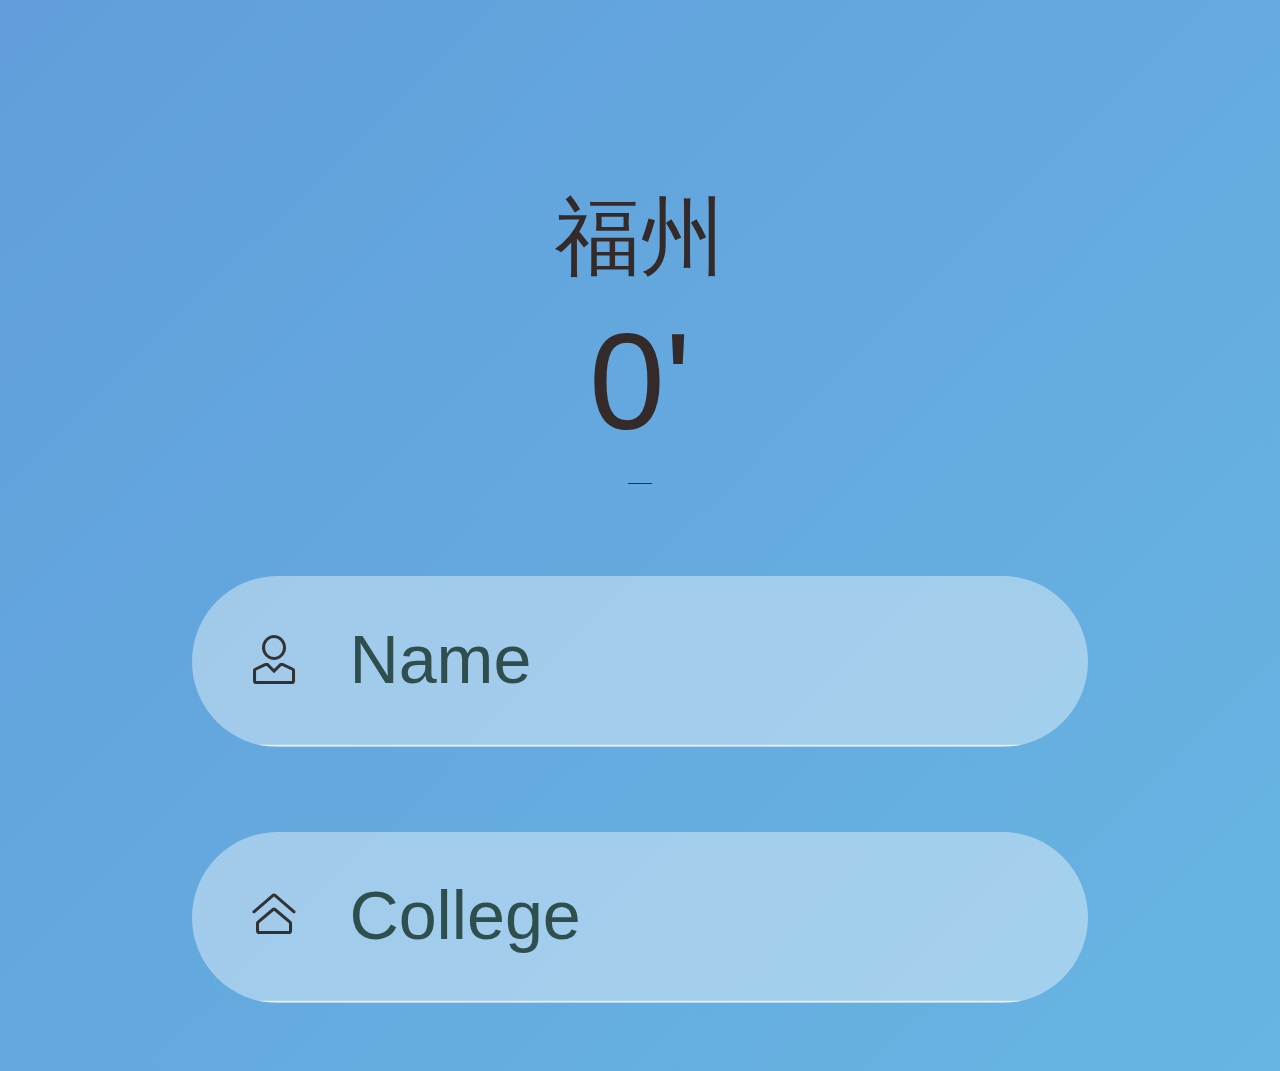
<file: index.html>
<!DOCTYPE html><html lang=""><head><meta charset="utf-8"><meta http-equiv="X-UA-Compatible" content="IE=edge"><meta name="viewport" content="width=device-width,initial-scale=1,user-scalable=no,maximum-scale=1,minimum-scale=1"><link rel="icon" href="favicon.ico"><title>福州大学一码通</title><script async src="https://www.googletagmanager.com/gtag/js?id=UA-209341714-1"></script><script>window.dataLayer = window.dataLayer || []
      function gtag() {
        dataLayer.push(arguments)
      }
      gtag('js', new Date())
      gtag('config', 'UA-209341714-1')</script><link href="css/chunk-987d8b86.957b9ca8.css" rel="prefetch"><link href="js/chunk-987d8b86.191264bc.js" rel="prefetch"><link href="css/app.a76cf7fb.css" rel="preload" as="style"><link href="css/chunk-vendors.bd1c58dc.css" rel="preload" as="style"><link href="js/app.72c92f7e.js" rel="preload" as="script"><link href="js/chunk-vendors.a2e7085e.js" rel="preload" as="script"><link href="css/chunk-vendors.bd1c58dc.css" rel="stylesheet"><link href="css/app.a76cf7fb.css" rel="stylesheet"></head><body><noscript><strong>We're sorry but tomorrow doesn't work properly without JavaScript enabled. Please enable it to continue.</strong></noscript><div id="app"></div><script src="js/chunk-vendors.a2e7085e.js"></script><script src="js/app.72c92f7e.js"></script></body></html>
</file>
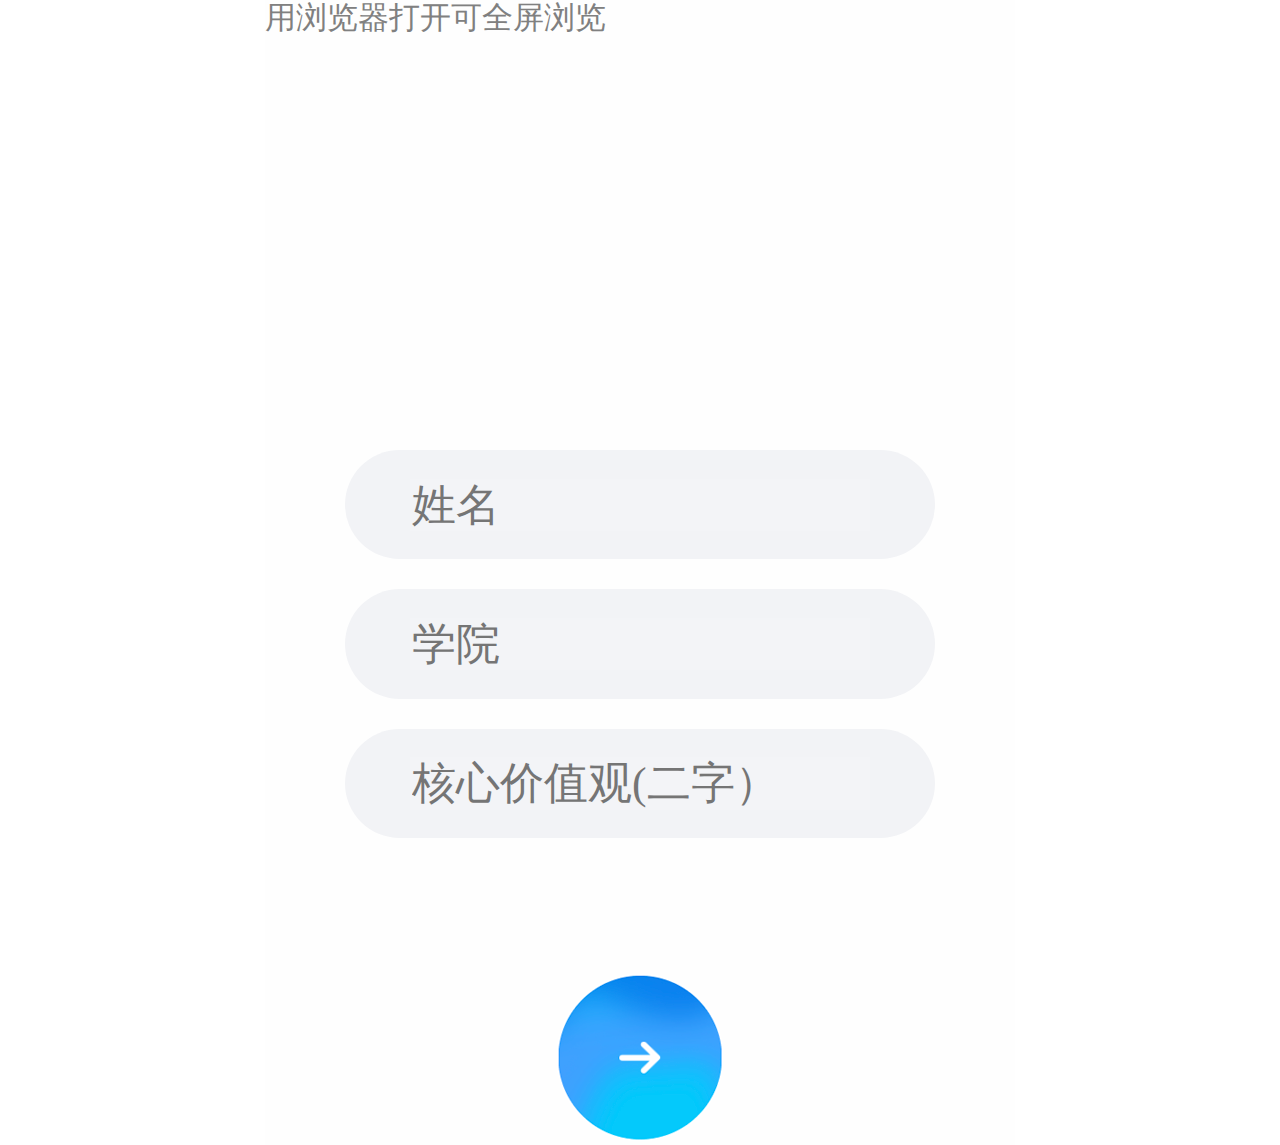
<file: first_edition/index.html>
<!DOCTYPE html>
<html lang="en">
<head>
    <meta charset="UTF-8">
    <meta http-equiv="X-UA-Compatible" content="IE=edge">
    <meta name="viewport" content="width=device-width, initial-scale=1.0">
    <title>福州大学一码通</title>
    <link rel="stylesheet" href="normalize.css">
    <link rel="stylesheet" href="index.css">
    <script src="flexible的副本.js"></script>
    <!-- Global site tag (gtag.js) - Google Analytics -->
<script async src="https://www.googletagmanager.com/gtag/js?id=UA-209341714-1"></script>
<script>
  window.dataLayer = window.dataLayer || [];
  function gtag(){dataLayer.push(arguments);}
  gtag('js', new Date());

  gtag('config', 'UA-209341714-1');
</script>
</head>
<body>
    <span>用浏览器打开可全屏浏览</span>
    <div class="main">
        <div><input type="text" id="ipt1" placeholder="姓名"></div>
        <div><input type="text" id="ipt2" placeholder="学院"></div>
        <div><input type="text" id="ipt3" placeholder="核心价值观(二字）"></div>
        <ul class="into">
            <img src="login/圆@2x.png" alt="">
        </ul>
    </div>
    <script>
        var img = document.querySelector('.into');
        var ipt1 = document.querySelector('#ipt1');
        var ipt2 = document.querySelector('#ipt2');
        var ipt3 = document.querySelector('#ipt3')
        img.addEventListener('click', function() {
            val_1 = ipt1.value;
            val_2 = ipt2.value;
            val_3 = ipt3.value;
            localStorage.setItem('name', val_1);
            localStorage.setItem('study', val_2);
            localStorage.setItem('name2', val_3);
            var b = localStorage.getItem('name')
            location.href = 'main.html'
        })
    </script>
</body>
</html>
</file>
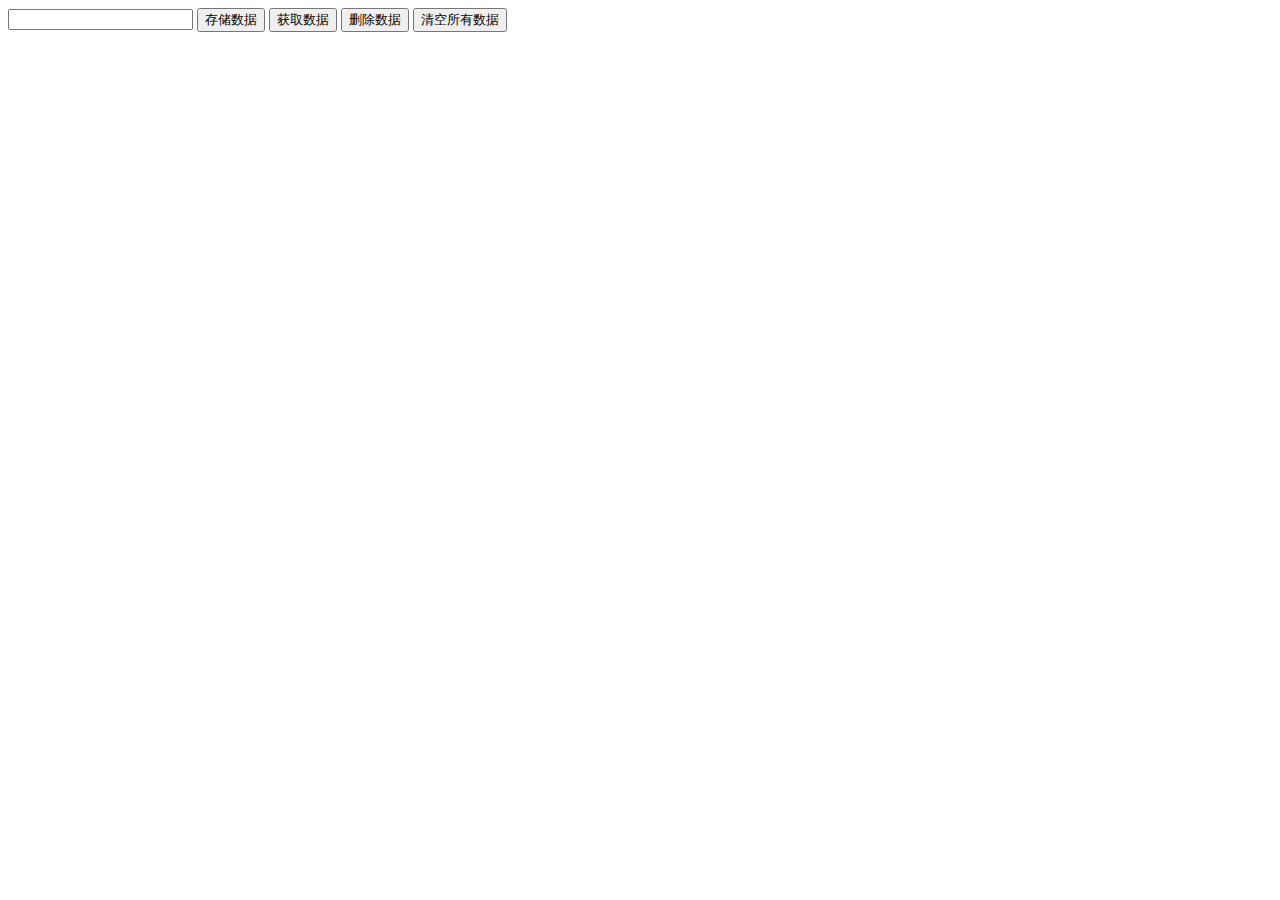
<file: asd.html>
<!DOCTYPE html>
<html lang="en">

<head>
    <meta charset="UTF-8">
    <meta name="viewport" content="width=device-width, initial-scale=1.0">
    <meta http-equiv="X-UA-Compatible" content="ie=edge">
    <title>Document</title>
</head>

<body>
    <input type="text">
    <button class="set">存储数据</button>
    <button class="get">获取数据</button>
    <button class="remove">删除数据</button>
    <button class="del">清空所有数据</button>
    <script>
        var ipt = document.querySelector('input');
        var set = document.querySelector('.set');
        var get = document.querySelector('.get');
        var remove = document.querySelector('.remove');
        var del = document.querySelector('.del');
        set.addEventListener('click', function() {
            var val = ipt.value;
            localStorage.setItem('username', val);
            location.href = 'test.html'
        })
        get.addEventListener('click', function() {
            console.log(localStorage.getItem('username'));

        })
        remove.addEventListener('click', function() {
            localStorage.removeItem('username');

        })
        del.addEventListener('click', function() {
            localStorage.clear();

        })
    </script>
</body>

</html>
</file>
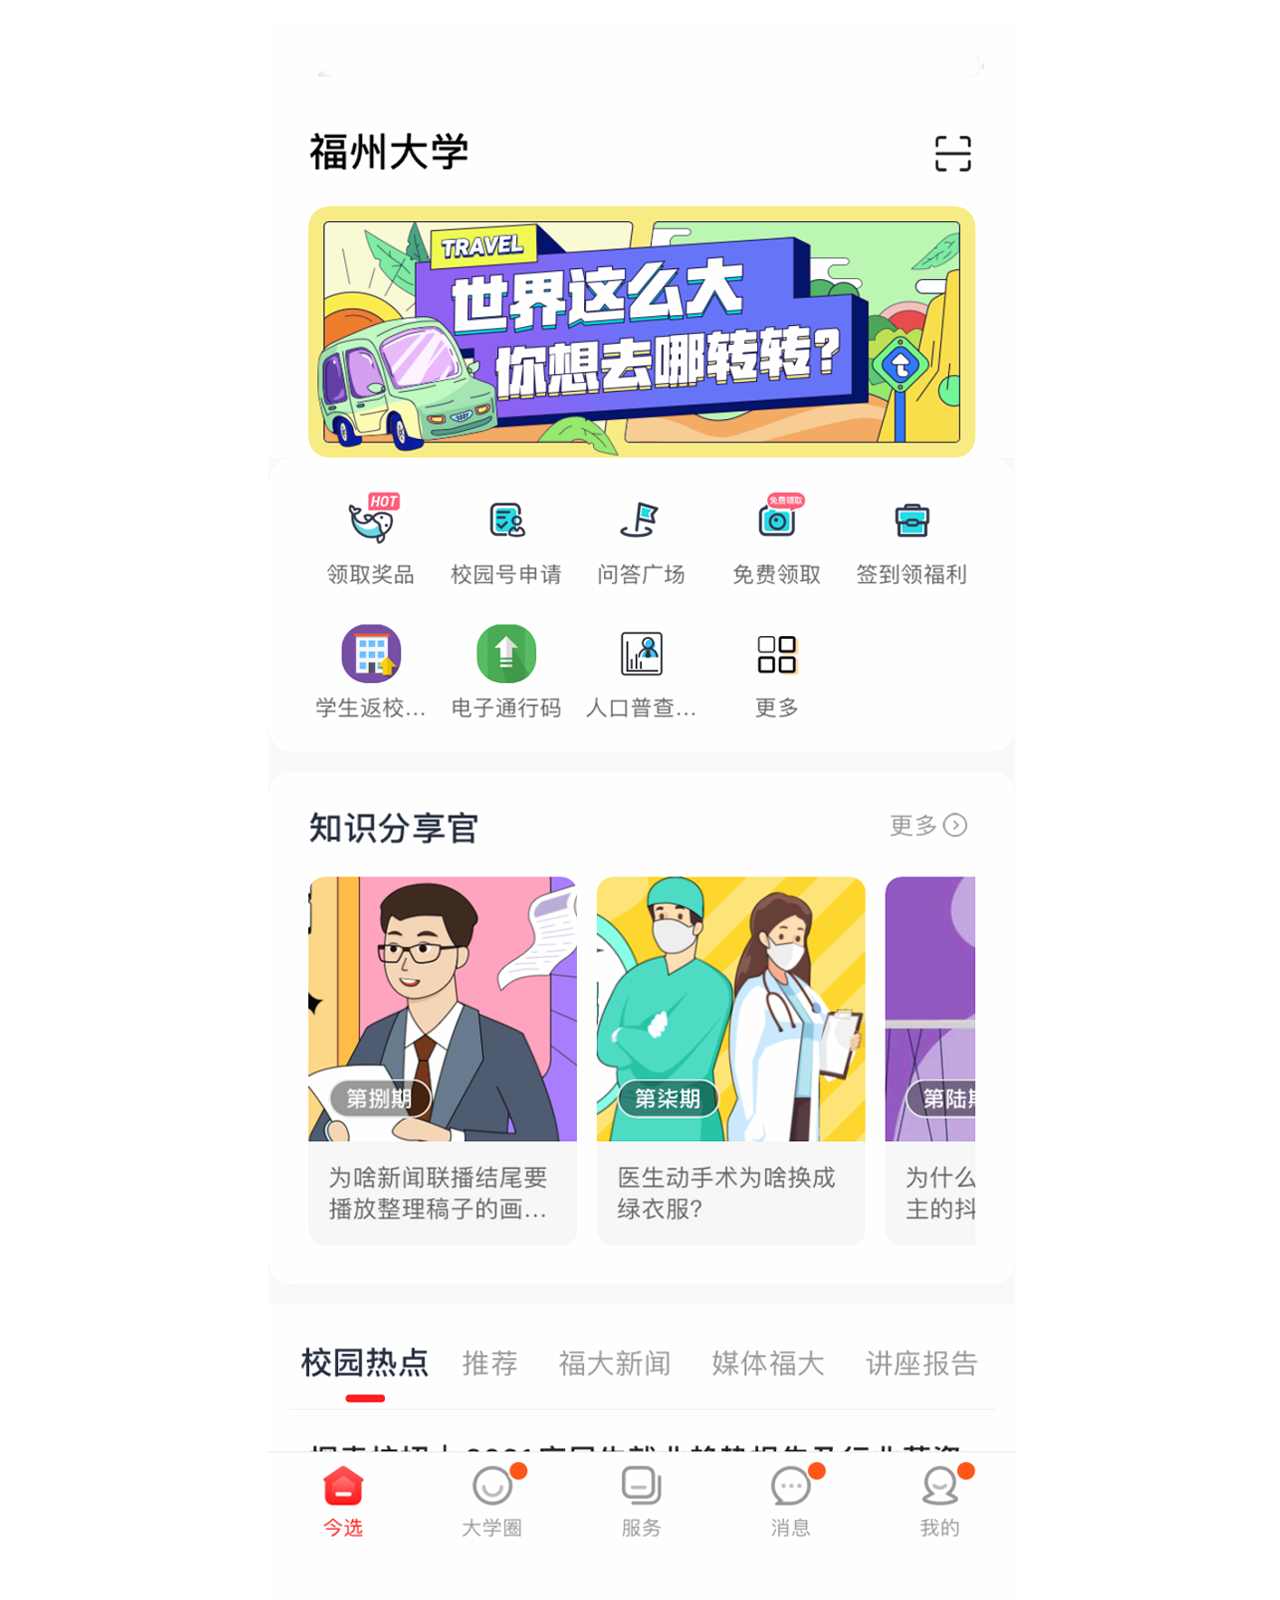
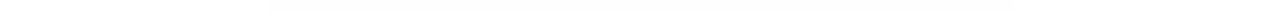
<file: main.html>
<!DOCTYPE html>
<html lang="en">
<head>
    <meta charset="UTF-8">
    <meta http-equiv="X-UA-Compatible" content="IE=edge">
    <meta name="viewport" content="width=device-width, initial-scale=1.0">
    <title>福州大学一码通</title>
    <link rel="stylesheet" href="normalize.css">
    <link rel="stylesheet" href="main.css">
    <script src="flexible的副本.js"></script>
</head>
<body>
    <div>
        <img src="login/主页图@2x.png" alt="">
        <div class="aa"></div>
        <div class="bb"></div>
    </div>
    <script>
        var a = document.querySelector('.aa');
        var b = document.querySelector('.bb');
        b.addEventListener('click', function(){
            alert('请点击扫描二维码')
        })
        a.addEventListener('click', function() {
            console.log('hhh')
            location.href = 'login.html';
        })
       
    </script>
</body>
</html>
</file>
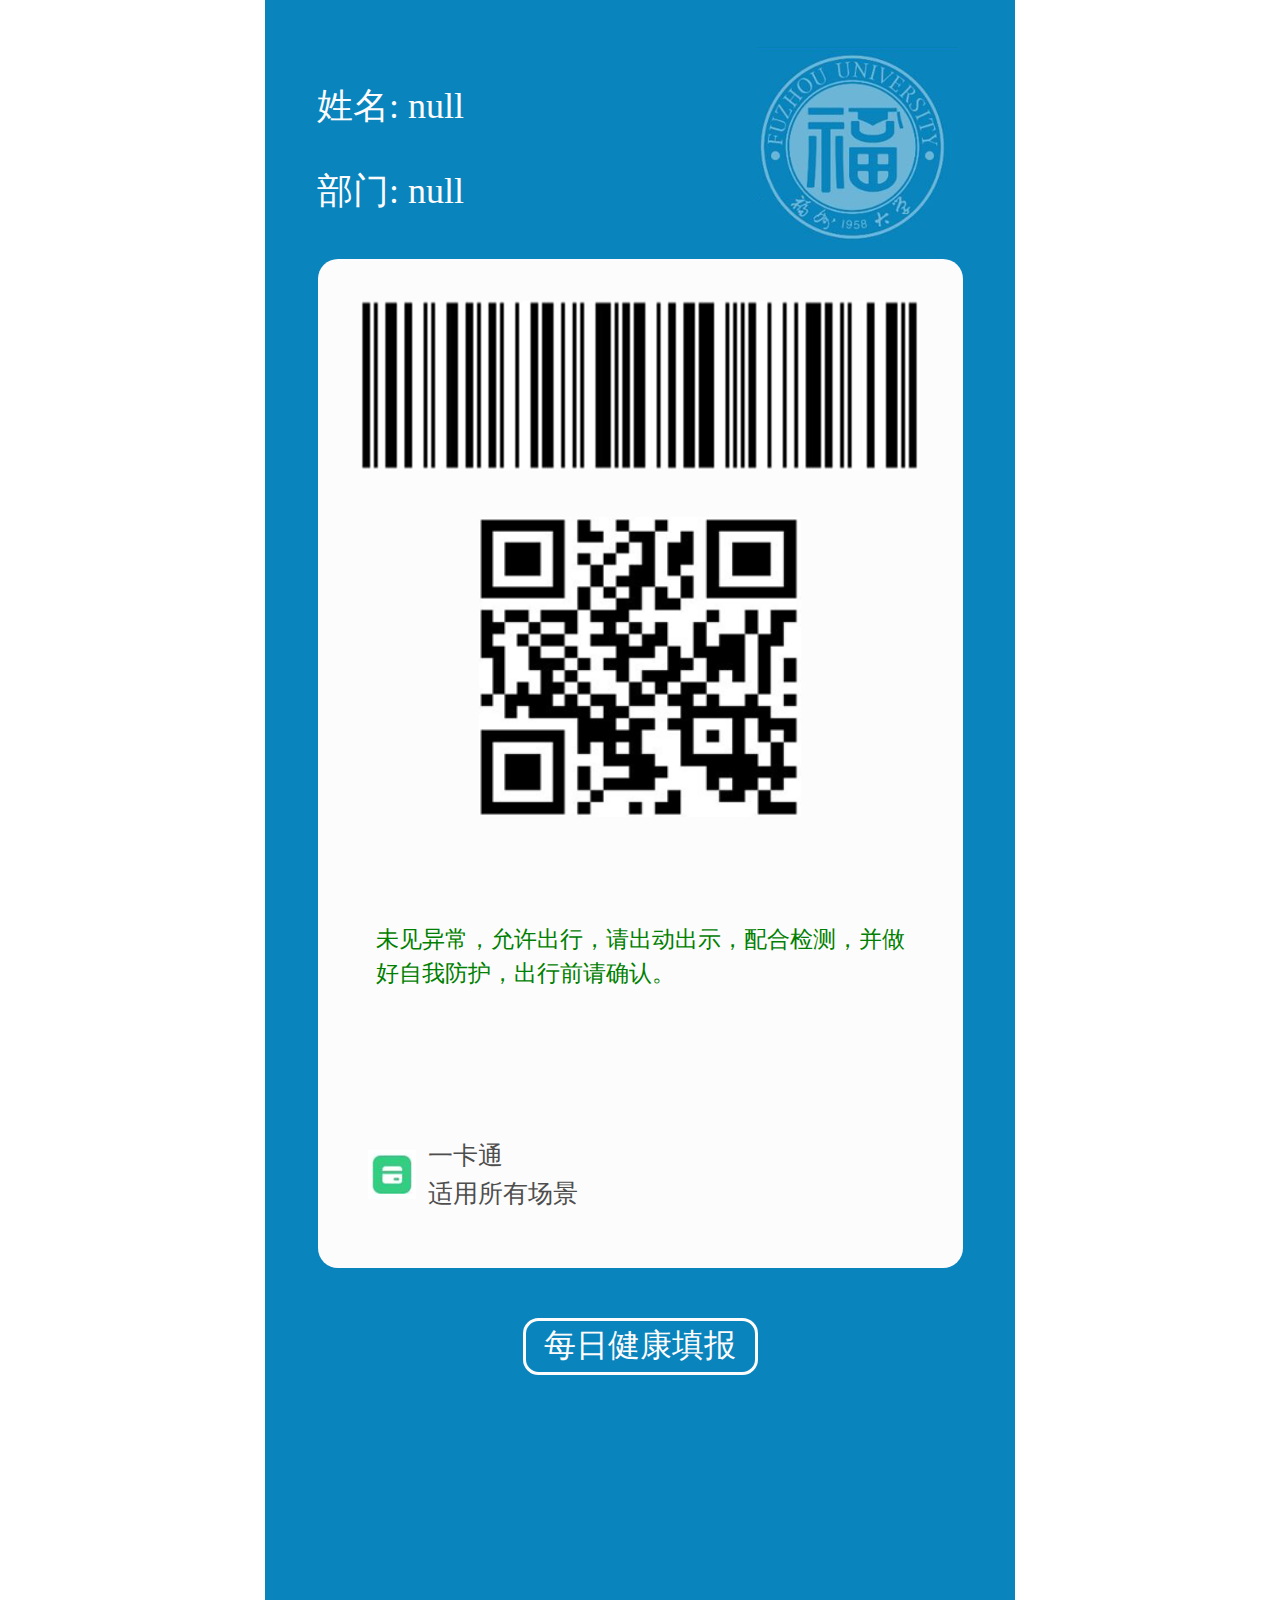
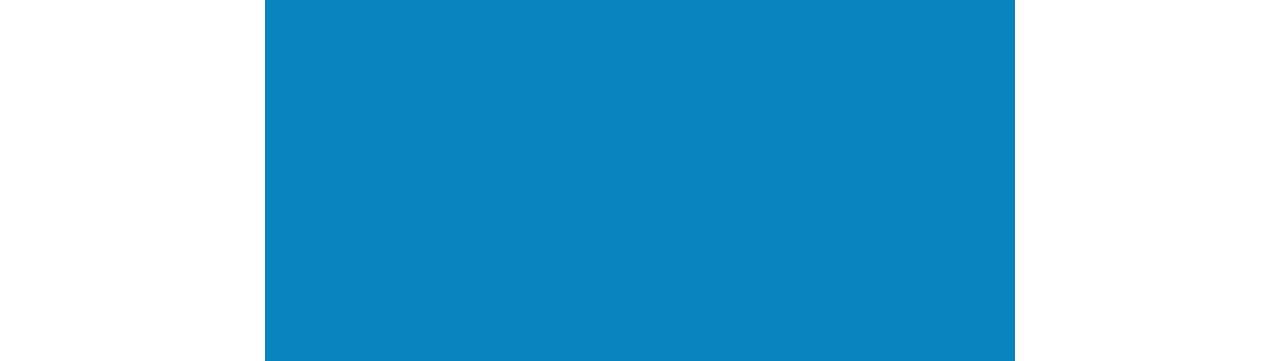
<file: first_edition/login.html>
<!DOCTYPE html>
<html lang="en">
<head>
    <meta charset="UTF-8">
    <meta http-equiv="X-UA-Compatible" content="IE=edge">
    <meta name="viewport" content="width=device-width, initial-scale=1.0, maximum-scale=1.0, user-scalable=no">
    <title>福州大学一码通</title>
    <link rel="stylesheet" href="font_2849870_vfzdmtn3jgn/iconfont.css">
    <link rel="stylesheet" href="normalize.css">
    <link rel="stylesheet" href="login.css">
    <script src="flexible的副本.js"></script>
</head>
<body>
    <div class="bbb"></div>
    <div class="bgc">
        <div class="nav">
            <div class="name1">姓名</div>
            <div class="name2">学院</div>
        </div>
        <div class="logo">
            <img src="login/logo@2x.png" alt="">
        </div>
        <div class="main">
            <div class="zebra">
                <img src="login/条形二维码@2x.png" alt="">
            </div>
            <div class="time"></div>
            <div class="zebra-2">
                <img src="login/方形二维码@2x.png" alt="">
            </div>
            <div class="free">自由</div>
            <div class="caption">未见异常，允许出行，请出动出示，配合检测，并做好自我防护，出行前请确认。</div>
            <div class="car">
                <img src="login/图层3@2x.png" alt="">
                <div>
                    <div>一卡通</div>
                    <div>适用所有场景</div>
                </div>
            </div>
        </div>
        <div class="footer">每日健康填报</div>
    </div>
    <div class="arrow">
        <i class="iconfont icon-fanhui"></i>
    </div>
    <script>
        //
        var free = document.querySelector('.free');
        free.innerHTML = localStorage.getItem('name2')
        var s = free.offsetLeft;
        var d= free.clientWidth;
        console.log(free.offsetWidth)
        var w = d;
        function animate(obj) {
            var timer = setInterval(function() {
                if (obj.offsetLeft < -w) {
                    obj.style.left = s + 'px';
                }
                obj.style.left = obj.offsetLeft - 4 + 'px';
            }, 50);
        }
        animate(free);
        //
        function setTime() {
            var date = new Date();
            var month = date.getMonth();
            month = month + 1;
            month = month < 10 ? '0' + month : month;
            var datas = date.getDate();
            datas = datas < 10 ? '0' + datas : datas; 
            var h = date.getHours();
            h = h < 10 ? '0' + h :h;
            var m = date.getMinutes();
            m = m < 10 ? '0' + m :m
            var s = date.getSeconds();
            s = s < 10 ? '0' + s : s;
            var t = document.querySelector('.time');
            t.innerHTML = month + '月' + datas +'日 ' + '<span>' + s + '</span>' +  ' ' + h  + ':' + m ;
        }
        setInterval(setTime, 1000);
        var name1 = document.querySelector('.name1');
        var name2 = document.querySelector('.name2');
        var name3 = localStorage.getItem('name');
        var study = localStorage.getItem('study');
        name1.innerHTML = '姓名: ' + name3 ;
        name2.innerHTML = '部门: ' + study;
        var i = document.querySelector('i');
        i.addEventListener('click', function() {
            location.href = 'main.html';
        })
    </script>
</body>
</html
</file>
<file: css/chunk-987d8b86.957b9ca8.css>
.temp3{margin:.13333rem;margin-left:1.93333rem;opacity:.6}.temp3,.text{font-size:.4rem}.text{margin-left:40vw;margin-top:4rem;color:grey;text-decoration:underline}.van-popup{height:30vh;width:50vw;border-radius:.26667rem;display:-webkit-box;display:-webkit-flex;display:-ms-flexbox;display:flex;-webkit-box-align:center;-webkit-align-items:center;-ms-flex-align:center;align-items:center;-webkit-box-pack:center;-webkit-justify-content:center;-ms-flex-pack:center;justify-content:center}.van-popup div{font-size:.53333rem}.home1{left:100vw}.home1,.home2{height:120vh;width:100vw;position:absolute;background-color:#3b81b7;top:0;-webkit-transition:.4s;-o-transition:.4s;transition:.4s}.home2{left:0}.picker2{top:130vh}.picker2,.picker3{position:absolute;width:100vw;height:50vh;-webkit-transition:.3s;-o-transition:.3s;transition:.3s;background-color:#fff}.picker3{top:60vh}.desc[data-v-10255a83]{position:absolute;color:#23d5ab;font-size:.26667rem;top:.26667rem;opacity:.5}.login[data-v-10255a83]{overflow:hidden;padding-top:1.33333rem;position:relative;height:100vh;width:100vw;background:-webkit-linear-gradient(135deg,#e9e769,pink,#69bbe4,#619edb);background:-o-linear-gradient(135deg,#e9e769,pink,#69bbe4,#619edb);background:linear-gradient(-45deg,#e9e769,pink,#69bbe4,#619edb);background-size:380% 380%;-webkit-animation:change-10255a83 8s ease-in-out infinite;animation:change-10255a83 8s ease-in-out infinite}@-webkit-keyframes change-10255a83{0%{background-position:0 50%}25%{background-position:25% 25%}50%{background-position:80% 50%}75%{background-position:100% 75%}to{background-position:0 50%}}@keyframes change-10255a83{0%{background-position:0 50%}25%{background-position:25% 25%}50%{background-position:80% 50%}75%{background-position:100% 75%}to{background-position:0 50%}}.weather div[data-v-10255a83]{margin-top:.13333rem;text-align:center;color:#352a2a}.weather .city[data-v-10255a83]{font-size:.66667rem}.weather .temp1[data-v-10255a83]{font-size:1.06667rem}.login_form[data-v-10255a83]{position:relative}.login_form .van-field[data-v-10255a83]{margin:0 auto;margin-top:.66667rem;width:70%;padding-top:.33333rem;font-size:.53333rem;border-radius:.66667rem;background-color:hsla(0,0%,100%,.4);height:1.33333rem}.login_form .van-button[data-v-10255a83]{padding-bottom:.13333rem;width:40%;border-radius:.26667rem;margin-top:.66667rem;opacity:.7;color:#000}.login_form .scroll[data-v-10255a83],.login_form .van-button[data-v-10255a83]{margin-left:50%;-webkit-transform:translateX(-50%);-ms-transform:translateX(-50%);transform:translateX(-50%)}.login_form .scroll[data-v-10255a83]{width:50%;margin-top:.53333rem}.login_form .scroll span[data-v-10255a83]{font-size:.53333rem;color:#000;opacity:.7;display:inline-block}.login_form .scroll .span1[data-v-10255a83]{height:.8rem;width:3.2rem;padding-left:.13333rem;line-height:.8rem;margin-right:.13333rem;font-size:.4rem;border-radius:.26667rem;background-color:hsla(0,0%,100%,.5)}.van-picker[data-v-10255a83]{position:absolute;top:130vh;width:100vw;height:50vh;background-color:#fff}
</file>
<file: css/app.a76cf7fb.css>
.van-field__control{margin-left:.26667rem}.van-field__control::-webkit-input-placeholder{color:#2f4f4f;border:none}.van-field__control::-moz-placeholder{color:#2f4f4f;border:none}.van-field__control:-ms-input-placeholder{color:#2f4f4f;border:none}.van-field__control::-ms-input-placeholder{color:#2f4f4f;border:none}.van-field__control::placeholder{color:#2f4f4f;border:none}body{overflow-y:hidden}.van-button{font-size:.66667rem}.home1{height:120vh;width:100vw;position:absolute;background-color:#3b81b7;top:0;left:100vw}#left_icon[data-v-31cf8172]{position:absolute;height:1.2rem;width:1.2rem;top:.26667rem;left:.26667rem;opacity:.18}.logo[data-v-31cf8172]{position:absolute;top:.21333rem;right:.34667rem;width:2.53333rem;height:190x}.header[data-v-31cf8172]{width:8.72rem;margin:0 auto;margin-top:1.06667rem;margin-bottom:.61333rem}.header div[data-v-31cf8172]{font-size:.45333rem;color:#f5f5f5}.header div[data-v-31cf8172]:first-child{margin-bottom:.37333rem}.main[data-v-31cf8172]{overflow:hidden;width:8.66667rem;height:11.06667rem;background-color:#fefefe;margin:0 auto;border-radius:.26667rem;padding-top:.53333rem;position:relative}.main .zebra1[data-v-31cf8172]{width:7.33333rem;height:1.73333rem;background-color:#000;margin:0 auto}.main .time[data-v-31cf8172]{width:5.06667rem;height:.53333rem;margin:0 auto;font-size:.53333rem;color:green;white-space:nowrap}.main .zebra2[data-v-31cf8172]{height:3.73333rem;width:3.73333rem;margin:0 auto;margin-top:.86667rem}.main .scroller[data-v-31cf8172]{margin-top:.13333rem;width:2.26667rem;height:1.04rem;font-size:1rem;color:green;position:absolute;white-space:nowrap}.main .caption[data-v-31cf8172]{width:7.73333rem;height:.13333rem;margin:0 auto;color:green;font-size:.32rem;margin-top:1.4rem;line-height:.45333rem;margin-left:.66667rem}.main .card[data-v-31cf8172]{position:absolute;margin-left:.46667rem;bottom:.42667rem}.main .card .img[data-v-31cf8172]{position:absolute;bottom:.02667rem;left:-.4rem;height:.66667rem;width:.66667rem}.main .card>div[data-v-31cf8172]{margin-left:.06667rem;float:left}.main .card>div div[data-v-31cf8172]:first-child{margin-left:.86667rem;margin-bottom:.13333rem;font-size:.32rem}.main .card>div div[data-v-31cf8172]:nth-child(2){margin-left:.86667rem;margin-bottom:.13333rem;font-size:.25333rem;color:#544a4a}.footer[data-v-31cf8172]{width:3.33333rem;height:.66667rem;line-height:.64rem;border:.04rem solid #fdfcfc;margin:0 auto;margin-top:.66667rem;border-radius:.13333rem;color:#fdfcfc;font-size:.48rem;text-align:center}

/*! normalize.css v8.0.1 | MIT License | github.com/necolas/normalize.css */html{line-height:1.15;-webkit-text-size-adjust:100%}body{margin:0}main{display:block}h1{font-size:2em;margin:.67em 0}hr{-webkit-box-sizing:content-box;box-sizing:content-box;height:0;overflow:visible}pre{font-family:monospace,monospace;font-size:1em}a{background-color:transparent}abbr[title]{border-bottom:none;text-decoration:underline;-webkit-text-decoration:underline dotted;-moz-text-decoration:underline dotted;text-decoration:underline dotted}b,strong{font-weight:bolder}code,kbd,samp{font-family:monospace,monospace;font-size:1em}small{font-size:80%}sub,sup{font-size:75%;line-height:0;position:relative;vertical-align:baseline}sub{bottom:-.25em}sup{top:-.5em}img{border-style:none}button,input,optgroup,select,textarea{font-family:inherit;font-size:100%;line-height:1.15;margin:0}button,input{overflow:visible}button,select{text-transform:none}[type=button],[type=reset],[type=submit],button{-webkit-appearance:button}[type=button]::-moz-focus-inner,[type=reset]::-moz-focus-inner,[type=submit]::-moz-focus-inner,button::-moz-focus-inner{border-style:none;padding:0}[type=button]:-moz-focusring,[type=reset]:-moz-focusring,[type=submit]:-moz-focusring,button:-moz-focusring{outline:.01333rem dotted ButtonText}fieldset{padding:.35em .75em .625em}legend{-webkit-box-sizing:border-box;box-sizing:border-box;color:inherit;display:table;max-width:100%;padding:0;white-space:normal}progress{vertical-align:baseline}textarea{overflow:auto}[type=checkbox],[type=radio]{-webkit-box-sizing:border-box;box-sizing:border-box;padding:0}[type=number]::-webkit-inner-spin-button,[type=number]::-webkit-outer-spin-button{height:auto}[type=search]{-webkit-appearance:textfield;outline-offset:-.02667rem}[type=search]::-webkit-search-decoration{-webkit-appearance:none}::-webkit-file-upload-button{-webkit-appearance:button;font:inherit}details{display:block}summary{display:list-item}[hidden],template{display:none}
</file>
<file: css/chunk-vendors.bd1c58dc.css>
:root{--van-black:#000;--van-white:#fff;--van-gray-1:#f7f8fa;--van-gray-2:#f2f3f5;--van-gray-3:#ebedf0;--van-gray-4:#dcdee0;--van-gray-5:#c8c9cc;--van-gray-6:#969799;--van-gray-7:#646566;--van-gray-8:#323233;--van-red:#ee0a24;--van-blue:#1989fa;--van-orange:#ff976a;--van-orange-dark:#ed6a0c;--van-orange-light:#fffbe8;--van-green:#07c160;--van-gradient-red:linear-gradient(90deg,#ff6034,#ee0a24);--van-gradient-orange:linear-gradient(90deg,#ffd01e,#ff8917);--van-primary-color:var(--van-blue);--van-success-color:var(--van-green);--van-danger-color:var(--van-red);--van-warning-color:var(--van-orange);--van-text-color:var(--van-gray-8);--van-text-color-2:var(--van-gray-6);--van-text-color-3:var(--van-gray-5);--van-text-link-color:#576b95;--van-active-color:var(--van-gray-2);--van-active-opacity:.6;--van-disabled-opacity:.5;--van-background-color:var(--van-gray-1);--van-background-color-light:var(--van-white);--van-padding-base:0.10667rem;--van-padding-xs:0.21333rem;--van-padding-sm:0.32rem;--van-padding-md:0.42667rem;--van-padding-lg:0.64rem;--van-padding-xl:0.85333rem;--van-font-size-xs:0.26667rem;--van-font-size-sm:0.32rem;--van-font-size-md:0.37333rem;--van-font-size-lg:0.42667rem;--van-font-weight-bold:500;--van-line-height-xs:0.37333rem;--van-line-height-sm:0.48rem;--van-line-height-md:0.53333rem;--van-line-height-lg:0.58667rem;--van-base-font-family:-apple-system,BlinkMacSystemFont,"Helvetica Neue",Helvetica,Segoe UI,Arial,Roboto,"PingFang SC","miui","Hiragino Sans GB","Microsoft Yahei",sans-serif;--van-price-integer-font-family:Avenir-Heavy,PingFang SC,Helvetica Neue,Arial,sans-serif;--van-animation-duration-base:.3s;--van-animation-duration-fast:.2s;--van-animation-timing-function-enter:ease-out;--van-animation-timing-function-leave:ease-in;--van-border-color:var(--van-gray-3);--van-border-width-base:0.02667rem;--van-border-radius-sm:0.05333rem;--van-border-radius-md:0.10667rem;--van-border-radius-lg:0.21333rem;--van-border-radius-max:26.64rem}html{-webkit-tap-highlight-color:transparent}body{margin:0;font-family:-apple-system,BlinkMacSystemFont,Helvetica Neue,Helvetica,Segoe UI,Arial,Roboto,PingFang SC,miui,Hiragino Sans GB,Microsoft Yahei,sans-serif}a{text-decoration:none}button,input,textarea{color:inherit;font:inherit}[class*=van-]:focus,a:focus,button:focus,input:focus,textarea:focus{outline:none}ol,ul{margin:0;padding:0;list-style:none}@-webkit-keyframes van-slide-up-enter{0%{-webkit-transform:translateY(100%);transform:translateY(100%)}}@keyframes van-slide-up-enter{0%{-webkit-transform:translateY(100%);transform:translateY(100%)}}@-webkit-keyframes van-slide-up-leave{to{-webkit-transform:translateY(100%);transform:translateY(100%)}}@keyframes van-slide-up-leave{to{-webkit-transform:translateY(100%);transform:translateY(100%)}}@-webkit-keyframes van-slide-down-enter{0%{-webkit-transform:translateY(-100%);transform:translateY(-100%)}}@keyframes van-slide-down-enter{0%{-webkit-transform:translateY(-100%);transform:translateY(-100%)}}@-webkit-keyframes van-slide-down-leave{to{-webkit-transform:translateY(-100%);transform:translateY(-100%)}}@keyframes van-slide-down-leave{to{-webkit-transform:translateY(-100%);transform:translateY(-100%)}}@-webkit-keyframes van-slide-left-enter{0%{-webkit-transform:translate(-100%);transform:translate(-100%)}}@keyframes van-slide-left-enter{0%{-webkit-transform:translate(-100%);transform:translate(-100%)}}@-webkit-keyframes van-slide-left-leave{to{-webkit-transform:translate(-100%);transform:translate(-100%)}}@keyframes van-slide-left-leave{to{-webkit-transform:translate(-100%);transform:translate(-100%)}}@-webkit-keyframes van-slide-right-enter{0%{-webkit-transform:translate(100%);transform:translate(100%)}}@keyframes van-slide-right-enter{0%{-webkit-transform:translate(100%);transform:translate(100%)}}@-webkit-keyframes van-slide-right-leave{to{-webkit-transform:translate(100%);transform:translate(100%)}}@keyframes van-slide-right-leave{to{-webkit-transform:translate(100%);transform:translate(100%)}}@-webkit-keyframes van-fade-in{0%{opacity:0}to{opacity:1}}@keyframes van-fade-in{0%{opacity:0}to{opacity:1}}@-webkit-keyframes van-fade-out{0%{opacity:1}to{opacity:0}}@keyframes van-fade-out{0%{opacity:1}to{opacity:0}}@-webkit-keyframes van-rotate{0%{-webkit-transform:rotate(0);transform:rotate(0)}to{-webkit-transform:rotate(1turn);transform:rotate(1turn)}}@keyframes van-rotate{0%{-webkit-transform:rotate(0);transform:rotate(0)}to{-webkit-transform:rotate(1turn);transform:rotate(1turn)}}.van-fade-enter-active{-webkit-animation:var(--van-animation-duration-base) van-fade-in both var(--van-animation-timing-function-enter);animation:var(--van-animation-duration-base) van-fade-in both var(--van-animation-timing-function-enter)}.van-fade-leave-active{-webkit-animation:var(--van-animation-duration-base) van-fade-out both var(--van-animation-timing-function-leave);animation:var(--van-animation-duration-base) van-fade-out both var(--van-animation-timing-function-leave)}.van-slide-up-enter-active{-webkit-animation:van-slide-up-enter var(--van-animation-duration-base) both var(--van-animation-timing-function-enter);animation:van-slide-up-enter var(--van-animation-duration-base) both var(--van-animation-timing-function-enter)}.van-slide-up-leave-active{-webkit-animation:van-slide-up-leave var(--van-animation-duration-base) both var(--van-animation-timing-function-leave);animation:van-slide-up-leave var(--van-animation-duration-base) both var(--van-animation-timing-function-leave)}.van-slide-down-enter-active{-webkit-animation:van-slide-down-enter var(--van-animation-duration-base) both var(--van-animation-timing-function-enter);animation:van-slide-down-enter var(--van-animation-duration-base) both var(--van-animation-timing-function-enter)}.van-slide-down-leave-active{-webkit-animation:van-slide-down-leave var(--van-animation-duration-base) both var(--van-animation-timing-function-leave);animation:van-slide-down-leave var(--van-animation-duration-base) both var(--van-animation-timing-function-leave)}.van-slide-left-enter-active{-webkit-animation:van-slide-left-enter var(--van-animation-duration-base) both var(--van-animation-timing-function-enter);animation:van-slide-left-enter var(--van-animation-duration-base) both var(--van-animation-timing-function-enter)}.van-slide-left-leave-active{-webkit-animation:van-slide-left-leave var(--van-animation-duration-base) both var(--van-animation-timing-function-leave);animation:van-slide-left-leave var(--van-animation-duration-base) both var(--van-animation-timing-function-leave)}.van-slide-right-enter-active{-webkit-animation:van-slide-right-enter var(--van-animation-duration-base) both var(--van-animation-timing-function-enter);animation:van-slide-right-enter var(--van-animation-duration-base) both var(--van-animation-timing-function-enter)}.van-slide-right-leave-active{-webkit-animation:van-slide-right-leave var(--van-animation-duration-base) both var(--van-animation-timing-function-leave);animation:van-slide-right-leave var(--van-animation-duration-base) both var(--van-animation-timing-function-leave)}.van-clearfix:after{display:table;clear:both;content:""}.van-ellipsis{overflow:hidden;white-space:nowrap;-o-text-overflow:ellipsis;text-overflow:ellipsis}.van-multi-ellipsis--l2{-webkit-line-clamp:2}.van-multi-ellipsis--l2,.van-multi-ellipsis--l3{display:-webkit-box;overflow:hidden;-o-text-overflow:ellipsis;text-overflow:ellipsis;-webkit-box-orient:vertical}.van-multi-ellipsis--l3{-webkit-line-clamp:3}.van-safe-area-bottom{padding-bottom:constant(safe-area-inset-bottom);padding-bottom:env(safe-area-inset-bottom)}.van-haptics-feedback{cursor:pointer}.van-haptics-feedback:active{opacity:var(--van-active-opacity)}[class*=van-hairline]:after{position:absolute;-webkit-box-sizing:border-box;box-sizing:border-box;content:" ";pointer-events:none;top:-50%;right:-50%;bottom:-50%;left:-50%;border:0 solid var(--van-border-color);-webkit-transform:scale(.5);-ms-transform:scale(.5);transform:scale(.5)}.van-hairline,.van-hairline--bottom,.van-hairline--left,.van-hairline--right,.van-hairline--surround,.van-hairline--top,.van-hairline--top-bottom{position:relative}.van-hairline--top:after{border-top-width:.02667rem}.van-hairline--left:after{border-left-width:.02667rem}.van-hairline--right:after{border-right-width:.02667rem}.van-hairline--bottom:after{border-bottom-width:.02667rem}.van-hairline--top-bottom:after,.van-hairline-unset--top-bottom:after{border-width:.02667rem 0}.van-hairline--surround:after{border-width:.02667rem}:root{--van-badge-size:0.42667rem;--van-badge-color:var(--van-white);--van-badge-padding:0 0.08rem;--van-badge-font-size:var(--van-font-size-sm);--van-badge-font-weight:var(--van-font-weight-bold);--van-badge-border-width:var(--van-border-width-base);--van-badge-background-color:var(--van-danger-color);--van-badge-dot-color:var(--van-danger-color);--van-badge-dot-size:0.21333rem;--van-badge-font-family:-apple-system-font,Helvetica Neue,Arial,sans-serif}.van-badge{display:inline-block;-webkit-box-sizing:border-box;box-sizing:border-box;min-width:var(--van-badge-size);padding:var(--van-badge-padding);color:var(--van-badge-color);font-weight:var(--van-badge-font-weight);font-size:var(--van-badge-font-size);font-family:var(--van-badge-font-family);line-height:1.2;text-align:center;background:var(--van-badge-background-color);border:var(--van-badge-border-width) solid var(--van-background-color-light);border-radius:var(--van-border-radius-max)}.van-badge--fixed{position:absolute;-webkit-transform-origin:100%;-ms-transform-origin:100%;transform-origin:100%}.van-badge--top-left{top:0;left:0;-webkit-transform:translate(-50%,-50%);-ms-transform:translate(-50%,-50%);transform:translate(-50%,-50%)}.van-badge--top-right{top:0;right:0;-webkit-transform:translate(50%,-50%);-ms-transform:translate(50%,-50%);transform:translate(50%,-50%)}.van-badge--bottom-left{bottom:0;left:0;-webkit-transform:translate(-50%,50%);-ms-transform:translate(-50%,50%);transform:translate(-50%,50%)}.van-badge--bottom-right{bottom:0;right:0;-webkit-transform:translate(50%,50%);-ms-transform:translate(50%,50%);transform:translate(50%,50%)}.van-badge--dot{width:var(--van-badge-dot-size);min-width:0;height:var(--van-badge-dot-size);background:var(--van-badge-dot-color);border-radius:100%;border:none;padding:0}.van-badge__wrapper,.van-icon{position:relative;display:inline-block}.van-icon{font:.37333rem/1 vant-icon;font-size:inherit;text-rendering:auto;-webkit-font-smoothing:antialiased}.van-icon:before{display:inline-block}.van-icon-exchange:before{content:"\e6af"}.van-icon-eye:before{content:"\e6b0"}.van-icon-enlarge:before{content:"\e6b1"}.van-icon-expand-o:before{content:"\e6b2"}.van-icon-eye-o:before{content:"\e6b3"}.van-icon-expand:before{content:"\e6b4"}.van-icon-filter-o:before{content:"\e6b5"}.van-icon-fire:before{content:"\e6b6"}.van-icon-fail:before{content:"\e6b7"}.van-icon-failure:before{content:"\e6b8"}.van-icon-fire-o:before{content:"\e6b9"}.van-icon-flag-o:before{content:"\e6ba"}.van-icon-font:before{content:"\e6bb"}.van-icon-font-o:before{content:"\e6bc"}.van-icon-gem-o:before{content:"\e6bd"}.van-icon-flower-o:before{content:"\e6be"}.van-icon-gem:before{content:"\e6bf"}.van-icon-gift-card:before{content:"\e6c0"}.van-icon-friends:before{content:"\e6c1"}.van-icon-friends-o:before{content:"\e6c2"}.van-icon-gold-coin:before{content:"\e6c3"}.van-icon-gold-coin-o:before{content:"\e6c4"}.van-icon-good-job-o:before{content:"\e6c5"}.van-icon-gift:before{content:"\e6c6"}.van-icon-gift-o:before{content:"\e6c7"}.van-icon-gift-card-o:before{content:"\e6c8"}.van-icon-good-job:before{content:"\e6c9"}.van-icon-home-o:before{content:"\e6ca"}.van-icon-goods-collect:before{content:"\e6cb"}.van-icon-graphic:before{content:"\e6cc"}.van-icon-goods-collect-o:before{content:"\e6cd"}.van-icon-hot-o:before{content:"\e6ce"}.van-icon-info:before{content:"\e6cf"}.van-icon-hotel-o:before{content:"\e6d0"}.van-icon-info-o:before{content:"\e6d1"}.van-icon-hot-sale-o:before{content:"\e6d2"}.van-icon-hot:before{content:"\e6d3"}.van-icon-like:before{content:"\e6d4"}.van-icon-idcard:before{content:"\e6d5"}.van-icon-invitation:before{content:"\e6d6"}.van-icon-like-o:before{content:"\e6d7"}.van-icon-hot-sale:before{content:"\e6d8"}.van-icon-location-o:before{content:"\e6d9"}.van-icon-location:before{content:"\e6da"}.van-icon-label:before{content:"\e6db"}.van-icon-lock:before{content:"\e6dc"}.van-icon-label-o:before{content:"\e6dd"}.van-icon-map-marked:before{content:"\e6de"}.van-icon-logistics:before{content:"\e6df"}.van-icon-manager:before{content:"\e6e0"}.van-icon-more:before{content:"\e6e1"}.van-icon-live:before{content:"\e6e2"}.van-icon-manager-o:before{content:"\e6e3"}.van-icon-medal:before{content:"\e6e4"}.van-icon-more-o:before{content:"\e6e5"}.van-icon-music-o:before{content:"\e6e6"}.van-icon-music:before{content:"\e6e7"}.van-icon-new-arrival-o:before{content:"\e6e8"}.van-icon-medal-o:before{content:"\e6e9"}.van-icon-new-o:before{content:"\e6ea"}.van-icon-free-postage:before{content:"\e6eb"}.van-icon-newspaper-o:before{content:"\e6ec"}.van-icon-new-arrival:before{content:"\e6ed"}.van-icon-minus:before{content:"\e6ee"}.van-icon-orders-o:before{content:"\e6ef"}.van-icon-new:before{content:"\e6f0"}.van-icon-paid:before{content:"\e6f1"}.van-icon-notes-o:before{content:"\e6f2"}.van-icon-other-pay:before{content:"\e6f3"}.van-icon-pause-circle:before{content:"\e6f4"}.van-icon-pause:before{content:"\e6f5"}.van-icon-pause-circle-o:before{content:"\e6f6"}.van-icon-peer-pay:before{content:"\e6f7"}.van-icon-pending-payment:before{content:"\e6f8"}.van-icon-passed:before{content:"\e6f9"}.van-icon-plus:before{content:"\e6fa"}.van-icon-phone-circle-o:before{content:"\e6fb"}.van-icon-phone-o:before{content:"\e6fc"}.van-icon-printer:before{content:"\e6fd"}.van-icon-photo-fail:before{content:"\e6fe"}.van-icon-phone:before{content:"\e6ff"}.van-icon-photo-o:before{content:"\e700"}.van-icon-play-circle:before{content:"\e701"}.van-icon-play:before{content:"\e702"}.van-icon-phone-circle:before{content:"\e703"}.van-icon-point-gift-o:before{content:"\e704"}.van-icon-point-gift:before{content:"\e705"}.van-icon-play-circle-o:before{content:"\e706"}.van-icon-shrink:before{content:"\e707"}.van-icon-photo:before{content:"\e708"}.van-icon-qr:before{content:"\e709"}.van-icon-qr-invalid:before{content:"\e70a"}.van-icon-question-o:before{content:"\e70b"}.van-icon-revoke:before{content:"\e70c"}.van-icon-replay:before{content:"\e70d"}.van-icon-service:before{content:"\e70e"}.van-icon-question:before{content:"\e70f"}.van-icon-search:before{content:"\e710"}.van-icon-refund-o:before{content:"\e711"}.van-icon-service-o:before{content:"\e712"}.van-icon-scan:before{content:"\e713"}.van-icon-share:before{content:"\e714"}.van-icon-send-gift-o:before{content:"\e715"}.van-icon-share-o:before{content:"\e716"}.van-icon-setting:before{content:"\e717"}.van-icon-points:before{content:"\e718"}.van-icon-photograph:before{content:"\e719"}.van-icon-shop:before{content:"\e71a"}.van-icon-shop-o:before{content:"\e71b"}.van-icon-shop-collect-o:before{content:"\e71c"}.van-icon-shop-collect:before{content:"\e71d"}.van-icon-smile:before{content:"\e71e"}.van-icon-shopping-cart-o:before{content:"\e71f"}.van-icon-sign:before{content:"\e720"}.van-icon-sort:before{content:"\e721"}.van-icon-star-o:before{content:"\e722"}.van-icon-smile-comment-o:before{content:"\e723"}.van-icon-stop:before{content:"\e724"}.van-icon-stop-circle-o:before{content:"\e725"}.van-icon-smile-o:before{content:"\e726"}.van-icon-star:before{content:"\e727"}.van-icon-success:before{content:"\e728"}.van-icon-stop-circle:before{content:"\e729"}.van-icon-records:before{content:"\e72a"}.van-icon-shopping-cart:before{content:"\e72b"}.van-icon-tosend:before{content:"\e72c"}.van-icon-todo-list:before{content:"\e72d"}.van-icon-thumb-circle-o:before{content:"\e72e"}.van-icon-thumb-circle:before{content:"\e72f"}.van-icon-umbrella-circle:before{content:"\e730"}.van-icon-underway:before{content:"\e731"}.van-icon-upgrade:before{content:"\e732"}.van-icon-todo-list-o:before{content:"\e733"}.van-icon-tv-o:before{content:"\e734"}.van-icon-underway-o:before{content:"\e735"}.van-icon-user-o:before{content:"\e736"}.van-icon-vip-card-o:before{content:"\e737"}.van-icon-vip-card:before{content:"\e738"}.van-icon-send-gift:before{content:"\e739"}.van-icon-wap-home:before{content:"\e73a"}.van-icon-wap-nav:before{content:"\e73b"}.van-icon-volume-o:before{content:"\e73c"}.van-icon-video:before{content:"\e73d"}.van-icon-wap-home-o:before{content:"\e73e"}.van-icon-volume:before{content:"\e73f"}.van-icon-warning:before{content:"\e740"}.van-icon-weapp-nav:before{content:"\e741"}.van-icon-wechat-pay:before{content:"\e742"}.van-icon-warning-o:before{content:"\e743"}.van-icon-wechat:before{content:"\e744"}.van-icon-setting-o:before{content:"\e745"}.van-icon-youzan-shield:before{content:"\e746"}.van-icon-warn-o:before{content:"\e747"}.van-icon-smile-comment:before{content:"\e748"}.van-icon-user-circle-o:before{content:"\e749"}.van-icon-video-o:before{content:"\e74a"}.van-icon-add-square:before{content:"\e65c"}.van-icon-add:before{content:"\e65d"}.van-icon-arrow-down:before{content:"\e65e"}.van-icon-arrow-up:before{content:"\e65f"}.van-icon-arrow:before{content:"\e660"}.van-icon-after-sale:before{content:"\e661"}.van-icon-add-o:before{content:"\e662"}.van-icon-alipay:before{content:"\e663"}.van-icon-ascending:before{content:"\e664"}.van-icon-apps-o:before{content:"\e665"}.van-icon-aim:before{content:"\e666"}.van-icon-award:before{content:"\e667"}.van-icon-arrow-left:before{content:"\e668"}.van-icon-award-o:before{content:"\e669"}.van-icon-audio:before{content:"\e66a"}.van-icon-bag-o:before{content:"\e66b"}.van-icon-balance-list:before{content:"\e66c"}.van-icon-back-top:before{content:"\e66d"}.van-icon-bag:before{content:"\e66e"}.van-icon-balance-pay:before{content:"\e66f"}.van-icon-balance-o:before{content:"\e670"}.van-icon-bar-chart-o:before{content:"\e671"}.van-icon-bars:before{content:"\e672"}.van-icon-balance-list-o:before{content:"\e673"}.van-icon-birthday-cake-o:before{content:"\e674"}.van-icon-bookmark:before{content:"\e675"}.van-icon-bill:before{content:"\e676"}.van-icon-bell:before{content:"\e677"}.van-icon-browsing-history-o:before{content:"\e678"}.van-icon-browsing-history:before{content:"\e679"}.van-icon-bookmark-o:before{content:"\e67a"}.van-icon-bulb-o:before{content:"\e67b"}.van-icon-bullhorn-o:before{content:"\e67c"}.van-icon-bill-o:before{content:"\e67d"}.van-icon-calendar-o:before{content:"\e67e"}.van-icon-brush-o:before{content:"\e67f"}.van-icon-card:before{content:"\e680"}.van-icon-cart-o:before{content:"\e681"}.van-icon-cart-circle:before{content:"\e682"}.van-icon-cart-circle-o:before{content:"\e683"}.van-icon-cart:before{content:"\e684"}.van-icon-cash-on-deliver:before{content:"\e685"}.van-icon-cash-back-record:before{content:"\e686"}.van-icon-cashier-o:before{content:"\e687"}.van-icon-chart-trending-o:before{content:"\e688"}.van-icon-certificate:before{content:"\e689"}.van-icon-chat:before{content:"\e68a"}.van-icon-clear:before{content:"\e68b"}.van-icon-chat-o:before{content:"\e68c"}.van-icon-checked:before{content:"\e68d"}.van-icon-clock:before{content:"\e68e"}.van-icon-clock-o:before{content:"\e68f"}.van-icon-close:before{content:"\e690"}.van-icon-closed-eye:before{content:"\e691"}.van-icon-circle:before{content:"\e692"}.van-icon-cluster-o:before{content:"\e693"}.van-icon-column:before{content:"\e694"}.van-icon-comment-circle-o:before{content:"\e695"}.van-icon-cluster:before{content:"\e696"}.van-icon-comment:before{content:"\e697"}.van-icon-comment-o:before{content:"\e698"}.van-icon-comment-circle:before{content:"\e699"}.van-icon-completed:before{content:"\e69a"}.van-icon-credit-pay:before{content:"\e69b"}.van-icon-coupon:before{content:"\e69c"}.van-icon-debit-pay:before{content:"\e69d"}.van-icon-coupon-o:before{content:"\e69e"}.van-icon-contact:before{content:"\e69f"}.van-icon-descending:before{content:"\e6a0"}.van-icon-desktop-o:before{content:"\e6a1"}.van-icon-diamond-o:before{content:"\e6a2"}.van-icon-description:before{content:"\e6a3"}.van-icon-delete:before{content:"\e6a4"}.van-icon-diamond:before{content:"\e6a5"}.van-icon-delete-o:before{content:"\e6a6"}.van-icon-cross:before{content:"\e6a7"}.van-icon-edit:before{content:"\e6a8"}.van-icon-ellipsis:before{content:"\e6a9"}.van-icon-down:before{content:"\e6aa"}.van-icon-discount:before{content:"\e6ab"}.van-icon-ecard-pay:before{content:"\e6ac"}.van-icon-envelop-o:before{content:"\e6ae"}.van-icon-shield-o:before{content:"\e74b"}.van-icon-guide-o:before{content:"\e74c"}.van-icon-cash-o:before{content:"\e74d"}@font-face{font-weight:400;font-family:vant-icon;font-style:normal;font-display:auto;src:url([data-uri]) format("woff2"),url(//at.alicdn.com/t/font_2553510_61agzg96wm8.woff?t=1631948257467) format("woff"),url(//at.alicdn.com/t/font_2553510_61agzg96wm8.ttf?t=1631948257467) format("truetype")}.van-icon__image{display:block;width:1em;height:1em;-o-object-fit:contain;object-fit:contain}:root{--van-cell-font-size:var(--van-font-size-md);--van-cell-line-height:0.64rem;--van-cell-vertical-padding:0.26667rem;--van-cell-horizontal-padding:var(--van-padding-md);--van-cell-text-color:var(--van-text-color);--van-cell-background-color:var(--van-background-color-light);--van-cell-border-color:var(--van-border-color);--van-cell-active-color:var(--van-active-color);--van-cell-required-color:var(--van-danger-color);--van-cell-label-color:var(--van-text-color-2);--van-cell-label-font-size:var(--van-font-size-sm);--van-cell-label-line-height:var(--van-line-height-sm);--van-cell-label-margin-top:var(--van-padding-base);--van-cell-value-color:var(--van-text-color-2);--van-cell-icon-size:0.42667rem;--van-cell-right-icon-color:var(--van-gray-6);--van-cell-large-vertical-padding:var(--van-padding-sm);--van-cell-large-title-font-size:var(--van-font-size-lg);--van-cell-large-label-font-size:var(--van-font-size-md)}.van-cell{position:relative;display:-webkit-box;display:-webkit-flex;display:-ms-flexbox;display:flex;width:100%;padding:var(--van-cell-vertical-padding) var(--van-cell-horizontal-padding);overflow:hidden;color:var(--van-cell-text-color);font-size:var(--van-cell-font-size);line-height:var(--van-cell-line-height);background:var(--van-cell-background-color)}.van-cell,.van-cell:after{-webkit-box-sizing:border-box;box-sizing:border-box}.van-cell:after{position:absolute;content:" ";pointer-events:none;right:var(--van-padding-md);bottom:0;left:var(--van-padding-md);border-bottom:.02667rem solid var(--van-cell-border-color);-webkit-transform:scaleY(.5);-ms-transform:scaleY(.5);transform:scaleY(.5)}.van-cell--borderless:after,.van-cell:last-child:after{display:none}.van-cell__label{margin-top:var(--van-cell-label-margin-top);color:var(--van-cell-label-color);font-size:var(--van-cell-label-font-size);line-height:var(--van-cell-label-line-height)}.van-cell__title,.van-cell__value{-webkit-box-flex:1;-webkit-flex:1;-ms-flex:1;flex:1}.van-cell__value{position:relative;overflow:hidden;color:var(--van-cell-value-color);text-align:right;vertical-align:middle;word-wrap:break-word}.van-cell__value--alone{color:var(--van-text-color);text-align:left}.van-cell__left-icon,.van-cell__right-icon{height:var(--van-cell-line-height);font-size:var(--van-cell-icon-size);line-height:var(--van-cell-line-height)}.van-cell__left-icon{margin-right:var(--van-padding-base)}.van-cell__right-icon{margin-left:var(--van-padding-base);color:var(--van-cell-right-icon-color)}.van-cell--clickable{cursor:pointer}.van-cell--clickable:active{background-color:var(--van-cell-active-color)}.van-cell--required{overflow:visible}.van-cell--required:before{position:absolute;left:var(--van-padding-xs);color:var(--van-cell-required-color);font-size:var(--van-cell-font-size);content:"*"}.van-cell--center{-webkit-box-align:center;-webkit-align-items:center;-ms-flex-align:center;align-items:center}.van-cell--large{padding-top:var(--van-cell-large-vertical-padding);padding-bottom:var(--van-cell-large-vertical-padding)}.van-cell--large .van-cell__title{font-size:var(--van-cell-large-title-font-size)}.van-cell--large .van-cell__label{font-size:var(--van-cell-large-label-font-size)}:root{--van-field-label-width:6.2em;--van-field-label-color:var(--van-gray-7);--van-field-label-margin-right:var(--van-padding-sm);--van-field-input-text-color:var(--van-text-color);--van-field-input-error-text-color:var(--van-danger-color);--van-field-input-disabled-text-color:var(--van-text-color-3);--van-field-placeholder-text-color:var(--van-text-color-3);--van-field-icon-size:0.42667rem;--van-field-clear-icon-size:0.42667rem;--van-field-clear-icon-color:var(--van-gray-5);--van-field-right-icon-color:var(--van-gray-6);--van-field-error-message-color:var(--van-danger-color);--van-field-error-message-font-size:0.32rem;--van-field-text-area-min-height:1.6rem;--van-field-word-limit-color:var(--van-gray-7);--van-field-word-limit-font-size:var(--van-font-size-sm);--van-field-word-limit-line-height:0.42667rem;--van-field-disabled-text-color:var(--van-text-color-3);--van-field-required-mark-color:var(--van-red)}.van-field__label{-webkit-box-flex:0;-webkit-flex:none;-ms-flex:none;flex:none;-webkit-box-sizing:border-box;box-sizing:border-box;width:var(--van-field-label-width);margin-right:var(--van-field-label-margin-right);color:var(--van-field-label-color);text-align:left;word-wrap:break-word}.van-field__label--center{text-align:center}.van-field__label--right{text-align:right}.van-field__label--required:before{margin-right:.05333rem;color:var(--van-field-required-mark-color);content:"*"}.van-field--disabled .van-field__label{color:var(--van-field-disabled-text-color)}.van-field__value{overflow:visible}.van-field__body{display:-webkit-box;display:-webkit-flex;display:-ms-flexbox;display:flex;-webkit-box-align:center;-webkit-align-items:center;-ms-flex-align:center;align-items:center}.van-field__control{display:block;-webkit-box-sizing:border-box;box-sizing:border-box;width:100%;min-width:0;margin:0;padding:0;color:var(--van-field-input-text-color);line-height:inherit;text-align:left;background-color:transparent;border:0;resize:none;-webkit-user-select:auto;-moz-user-select:auto;-ms-user-select:auto;user-select:auto}.van-field__control::-webkit-input-placeholder{color:var(--van-field-placeholder-text-color)}.van-field__control::-moz-placeholder{color:var(--van-field-placeholder-text-color)}.van-field__control:-ms-input-placeholder{color:var(--van-field-placeholder-text-color)}.van-field__control::-ms-input-placeholder{color:var(--van-field-placeholder-text-color)}.van-field__control::placeholder{color:var(--van-field-placeholder-text-color)}.van-field__control:disabled{color:var(--van-field-input-disabled-text-color);cursor:not-allowed;opacity:1;-webkit-text-fill-color:var(--van-field-input-disabled-text-color)}.van-field__control:-moz-read-only{cursor:default}.van-field__control:read-only{cursor:default}.van-field__control--center{-webkit-box-pack:center;-webkit-justify-content:center;-ms-flex-pack:center;justify-content:center;text-align:center}.van-field__control--right{-webkit-box-pack:end;-webkit-justify-content:flex-end;-ms-flex-pack:end;justify-content:flex-end;text-align:right}.van-field__control--custom{display:-webkit-box;display:-webkit-flex;display:-ms-flexbox;display:flex;-webkit-box-align:center;-webkit-align-items:center;-ms-flex-align:center;align-items:center;min-height:var(--van-cell-line-height)}.van-field__control--error::-webkit-input-placeholder{color:var(--van-field-input-error-text-color);-webkit-text-fill-color:currentColor}.van-field__control--error::-moz-placeholder{color:var(--van-field-input-error-text-color);-webkit-text-fill-color:currentColor}.van-field__control--error:-ms-input-placeholder{color:var(--van-field-input-error-text-color);-webkit-text-fill-color:currentColor}.van-field__control--error::-ms-input-placeholder{color:var(--van-field-input-error-text-color);-webkit-text-fill-color:currentColor}.van-field__control--error,.van-field__control--error::placeholder{color:var(--van-field-input-error-text-color);-webkit-text-fill-color:currentColor}.van-field__control--min-height{min-height:var(--van-field-text-area-min-height)}.van-field__control[type=date],.van-field__control[type=datetime-local],.van-field__control[type=time]{min-height:var(--van-cell-line-height)}.van-field__control[type=search]{-webkit-appearance:none}.van-field__button,.van-field__clear,.van-field__icon,.van-field__right-icon{-webkit-flex-shrink:0;-ms-flex-negative:0;flex-shrink:0}.van-field__clear,.van-field__right-icon{margin-right:calc(var(--van-padding-xs)*-1);padding:0 var(--van-padding-xs);line-height:inherit}.van-field__clear{color:var(--van-field-clear-icon-color);font-size:var(--van-field-clear-icon-size);cursor:pointer}.van-field__left-icon .van-icon,.van-field__right-icon .van-icon{display:block;font-size:var(--van-field-icon-size);line-height:inherit}.van-field__left-icon{margin-right:var(--van-padding-base)}.van-field__right-icon{color:var(--van-field-right-icon-color)}.van-field__button{padding-left:var(--van-padding-xs)}.van-field__error-message{color:var(--van-field-error-message-color);font-size:var(--van-field-error-message-font-size);text-align:left}.van-field__error-message--center{text-align:center}.van-field__error-message--right{text-align:right}.van-field__word-limit{margin-top:var(--van-padding-base);color:var(--van-field-word-limit-color);font-size:var(--van-field-word-limit-font-size);line-height:var(--van-field-word-limit-line-height);text-align:right}:root{--van-loading-text-color:var(--van-text-color-2);--van-loading-text-font-size:var(--van-font-size-md);--van-loading-spinner-color:var(--van-gray-5);--van-loading-spinner-size:0.8rem;--van-loading-spinner-animation-duration:.8s}.van-loading{color:var(--van-loading-spinner-color);font-size:0}.van-loading,.van-loading__spinner{position:relative;vertical-align:middle}.van-loading__spinner{display:inline-block;width:var(--van-loading-spinner-size);max-width:100%;height:var(--van-loading-spinner-size);max-height:100%;-webkit-animation:van-rotate var(--van-loading-spinner-animation-duration) linear infinite;animation:van-rotate var(--van-loading-spinner-animation-duration) linear infinite}.van-loading__spinner--spinner{-webkit-animation-timing-function:steps(12);animation-timing-function:steps(12)}.van-loading__spinner--circular{-webkit-animation-duration:2s;animation-duration:2s}.van-loading__line{position:absolute;top:0;left:0;width:100%;height:100%}.van-loading__line:before{display:block;width:.05333rem;height:25%;margin:0 auto;background-color:currentColor;border-radius:40%;content:" "}.van-loading__circular{display:block;width:100%;height:100%}.van-loading__circular circle{-webkit-animation:van-circular 1.5s ease-in-out infinite;animation:van-circular 1.5s ease-in-out infinite;stroke:currentColor;stroke-width:3;stroke-linecap:round}.van-loading__text{display:inline-block;margin-left:var(--van-padding-xs);color:var(--van-loading-text-color);font-size:var(--van-loading-text-font-size);vertical-align:middle}.van-loading--vertical{display:-webkit-box;display:-webkit-flex;display:-ms-flexbox;display:flex;-webkit-box-orient:vertical;-webkit-box-direction:normal;-webkit-flex-direction:column;-ms-flex-direction:column;flex-direction:column;-webkit-box-align:center;-webkit-align-items:center;-ms-flex-align:center;align-items:center}.van-loading--vertical .van-loading__text{margin:var(--van-padding-xs) 0 0}@-webkit-keyframes van-circular{0%{stroke-dasharray:1,200;stroke-dashoffset:0}50%{stroke-dasharray:90,150;stroke-dashoffset:-40}to{stroke-dasharray:90,150;stroke-dashoffset:-120}}@keyframes van-circular{0%{stroke-dasharray:1,200;stroke-dashoffset:0}50%{stroke-dasharray:90,150;stroke-dashoffset:-40}to{stroke-dasharray:90,150;stroke-dashoffset:-120}}.van-loading__line--1{-webkit-transform:rotate(30deg);-ms-transform:rotate(30deg);transform:rotate(30deg);opacity:1}.van-loading__line--2{-webkit-transform:rotate(60deg);-ms-transform:rotate(60deg);transform:rotate(60deg);opacity:.9375}.van-loading__line--3{-webkit-transform:rotate(90deg);-ms-transform:rotate(90deg);transform:rotate(90deg);opacity:.875}.van-loading__line--4{-webkit-transform:rotate(120deg);-ms-transform:rotate(120deg);transform:rotate(120deg);opacity:.8125}.van-loading__line--5{-webkit-transform:rotate(150deg);-ms-transform:rotate(150deg);transform:rotate(150deg);opacity:.75}.van-loading__line--6{-webkit-transform:rotate(180deg);-ms-transform:rotate(180deg);transform:rotate(180deg);opacity:.6875}.van-loading__line--7{-webkit-transform:rotate(210deg);-ms-transform:rotate(210deg);transform:rotate(210deg);opacity:.625}.van-loading__line--8{-webkit-transform:rotate(240deg);-ms-transform:rotate(240deg);transform:rotate(240deg);opacity:.5625}.van-loading__line--9{-webkit-transform:rotate(270deg);-ms-transform:rotate(270deg);transform:rotate(270deg);opacity:.5}.van-loading__line--10{-webkit-transform:rotate(300deg);-ms-transform:rotate(300deg);transform:rotate(300deg);opacity:.4375}.van-loading__line--11{-webkit-transform:rotate(330deg);-ms-transform:rotate(330deg);transform:rotate(330deg);opacity:.375}.van-loading__line--12{-webkit-transform:rotate(1turn);-ms-transform:rotate(1turn);transform:rotate(1turn);opacity:.3125}:root{--van-button-mini-height:0.64rem;--van-button-mini-padding:0 var(--van-padding-base);--van-button-mini-font-size:var(--van-font-size-xs);--van-button-small-height:0.85333rem;--van-button-small-padding:0 var(--van-padding-xs);--van-button-small-font-size:var(--van-font-size-sm);--van-button-normal-padding:0 0.4rem;--van-button-normal-font-size:var(--van-font-size-md);--van-button-large-height:1.33333rem;--van-button-default-height:1.17333rem;--van-button-default-line-height:1.2;--van-button-default-font-size:var(--van-font-size-lg);--van-button-default-color:var(--van-text-color);--van-button-default-background-color:var(--van-background-color-light);--van-button-default-border-color:var(--van-border-color);--van-button-primary-color:var(--van-white);--van-button-primary-background-color:var(--van-primary-color);--van-button-primary-border-color:var(--van-primary-color);--van-button-success-color:var(--van-white);--van-button-success-background-color:var(--van-success-color);--van-button-success-border-color:var(--van-success-color);--van-button-danger-color:var(--van-white);--van-button-danger-background-color:var(--van-danger-color);--van-button-danger-border-color:var(--van-danger-color);--van-button-warning-color:var(--van-white);--van-button-warning-background-color:var(--van-warning-color);--van-button-warning-border-color:var(--van-warning-color);--van-button-border-width:var(--van-border-width-base);--van-button-border-radius:var(--van-border-radius-sm);--van-button-round-border-radius:var(--van-border-radius-max);--van-button-plain-background-color:var(--van-white);--van-button-disabled-opacity:var(--van-disabled-opacity);--van-button-icon-size:1.2em;--van-button-loading-icon-size:0.53333rem}.van-button{position:relative;display:inline-block;-webkit-box-sizing:border-box;box-sizing:border-box;height:var(--van-button-default-height);margin:0;padding:0;font-size:var(--van-button-default-font-size);line-height:var(--van-button-default-line-height);text-align:center;border-radius:var(--van-button-border-radius);cursor:pointer;-webkit-transition:opacity var(--van-animation-duration-fast);-o-transition:opacity var(--van-animation-duration-fast);transition:opacity var(--van-animation-duration-fast);-webkit-appearance:none}.van-button:before{position:absolute;top:50%;left:50%;width:100%;height:100%;background:var(--van-black);border:inherit;border-color:var(--van-black);border-radius:inherit;-webkit-transform:translate(-50%,-50%);-ms-transform:translate(-50%,-50%);transform:translate(-50%,-50%);opacity:0;content:" "}.van-button:active:before{opacity:.1}.van-button--disabled:before,.van-button--loading:before{display:none}.van-button--default{color:var(--van-button-default-color);background:var(--van-button-default-background-color);border:var(--van-button-border-width) solid var(--van-button-default-border-color)}.van-button--primary{color:var(--van-button-primary-color);background:var(--van-button-primary-background-color);border:var(--van-button-border-width) solid var(--van-button-primary-border-color)}.van-button--success{color:var(--van-button-success-color);background:var(--van-button-success-background-color);border:var(--van-button-border-width) solid var(--van-button-success-border-color)}.van-button--danger{color:var(--van-button-danger-color);background:var(--van-button-danger-background-color);border:var(--van-button-border-width) solid var(--van-button-danger-border-color)}.van-button--warning{color:var(--van-button-warning-color);background:var(--van-button-warning-background-color);border:var(--van-button-border-width) solid var(--van-button-warning-border-color)}.van-button--plain{background:var(--van-button-plain-background-color)}.van-button--plain.van-button--primary{color:var(--van-button-primary-background-color)}.van-button--plain.van-button--success{color:var(--van-button-success-background-color)}.van-button--plain.van-button--danger{color:var(--van-button-danger-background-color)}.van-button--plain.van-button--warning{color:var(--van-button-warning-background-color)}.van-button--large{width:100%;height:var(--van-button-large-height)}.van-button--normal{padding:var(--van-button-normal-padding);font-size:var(--van-button-normal-font-size)}.van-button--small{height:var(--van-button-small-height);padding:var(--van-button-small-padding);font-size:var(--van-button-small-font-size)}.van-button__loading{color:inherit;font-size:inherit}.van-button__loading .van-loading__spinner{color:currentColor;width:var(--van-button-loading-icon-size);height:var(--van-button-loading-icon-size)}.van-button--mini{height:var(--van-button-mini-height);padding:var(--van-button-mini-padding);font-size:var(--van-button-mini-font-size)}.van-button--mini+.van-button--mini{margin-left:var(--van-padding-base)}.van-button--block{display:block;width:100%}.van-button--disabled{cursor:not-allowed;opacity:var(--van-button-disabled-opacity)}.van-button--loading{cursor:default}.van-button--round{border-radius:var(--van-button-round-border-radius)}.van-button--square{border-radius:0}.van-button__content{display:-webkit-box;display:-webkit-flex;display:-ms-flexbox;display:flex;-webkit-box-align:center;-webkit-align-items:center;-ms-flex-align:center;align-items:center;-webkit-box-pack:center;-webkit-justify-content:center;-ms-flex-pack:center;justify-content:center;height:100%}.van-button__content:before{content:" "}.van-button__icon{font-size:var(--van-button-icon-size);line-height:inherit}.van-button__icon+.van-button__text,.van-button__loading+.van-button__text,.van-button__text+.van-button__icon,.van-button__text+.van-button__loading{margin-left:var(--van-padding-base)}.van-button--hairline{border-width:0}.van-button--hairline:after{border-color:inherit;border-radius:calc(var(--van-button-border-radius)*2)}.van-button--hairline.van-button--round:after{border-radius:var(--van-button-round-border-radius)}.van-button--hairline.van-button--square:after{border-radius:0}:root{--van-picker-background-color:var(--van-background-color-light);--van-picker-toolbar-height:1.17333rem;--van-picker-title-font-size:var(--van-font-size-lg);--van-picker-title-line-height:var(--van-line-height-md);--van-picker-action-padding:0 var(--van-padding-md);--van-picker-action-font-size:var(--van-font-size-md);--van-picker-confirm-action-color:var(--van-text-link-color);--van-picker-cancel-action-color:var(--van-text-color-2);--van-picker-option-font-size:var(--van-font-size-lg);--van-picker-option-padding:0 var(--van-padding-base);--van-picker-option-text-color:var(--van-text-color);--van-picker-option-disabled-opacity:.3;--van-picker-loading-icon-color:var(--van-primary-color);--van-picker-loading-mask-color:hsla(0,0%,100%,0.9);--van-picker-mask-color:linear-gradient(180deg,hsla(0,0%,100%,0.9),hsla(0,0%,100%,0.4)),linear-gradient(0deg,hsla(0,0%,100%,0.9),hsla(0,0%,100%,0.4))}.van-picker{position:relative;background:var(--van-picker-background-color);-webkit-user-select:none;-moz-user-select:none;-ms-user-select:none;user-select:none}.van-picker__toolbar{display:-webkit-box;display:-webkit-flex;display:-ms-flexbox;display:flex;-webkit-box-align:center;-webkit-align-items:center;-ms-flex-align:center;align-items:center;-webkit-box-pack:justify;-webkit-justify-content:space-between;-ms-flex-pack:justify;justify-content:space-between;height:var(--van-picker-toolbar-height)}.van-picker__cancel,.van-picker__confirm{height:100%;padding:var(--van-picker-action-padding);font-size:var(--van-picker-action-font-size);background-color:transparent;border:none}.van-picker__confirm{color:var(--van-picker-confirm-action-color)}.van-picker__cancel{color:var(--van-picker-cancel-action-color)}.van-picker__title{max-width:50%;font-weight:var(--van-font-weight-bold);font-size:var(--van-picker-title-font-size);line-height:var(--van-picker-title-line-height);text-align:center}.van-picker__columns{position:relative;cursor:-webkit-grab;cursor:grab}.van-picker__columns,.van-picker__loading{display:-webkit-box;display:-webkit-flex;display:-ms-flexbox;display:flex}.van-picker__loading{position:absolute;top:0;right:0;bottom:0;left:0;z-index:3;-webkit-box-align:center;-webkit-align-items:center;-ms-flex-align:center;align-items:center;-webkit-box-pack:center;-webkit-justify-content:center;-ms-flex-pack:center;justify-content:center;color:var(--van-picker-loading-icon-color);background:var(--van-picker-loading-mask-color)}.van-picker__frame{top:50%;right:var(--van-padding-md);left:var(--van-padding-md);z-index:2;-webkit-transform:translateY(-50%);-ms-transform:translateY(-50%);transform:translateY(-50%)}.van-picker__frame,.van-picker__mask{position:absolute;pointer-events:none}.van-picker__mask{top:0;left:0;z-index:1;width:100%;height:100%;background-image:var(--van-picker-mask-color);background-repeat:no-repeat;background-position:top,bottom;-webkit-transform:translateZ(0);transform:translateZ(0)}.van-picker-column{-webkit-box-flex:1;-webkit-flex:1;-ms-flex:1;flex:1;overflow:hidden;font-size:var(--van-picker-option-font-size)}.van-picker-column__wrapper{-webkit-transition-timing-function:cubic-bezier(.23,1,.68,1);-o-transition-timing-function:cubic-bezier(.23,1,.68,1);transition-timing-function:cubic-bezier(.23,1,.68,1)}.van-picker-column__item{display:-webkit-box;display:-webkit-flex;display:-ms-flexbox;display:flex;-webkit-box-align:center;-webkit-align-items:center;-ms-flex-align:center;align-items:center;-webkit-box-pack:center;-webkit-justify-content:center;-ms-flex-pack:center;justify-content:center;padding:var(--van-picker-option-padding);color:var(--van-picker-option-text-color)}.van-picker-column__item--disabled{cursor:not-allowed;opacity:var(--van-picker-option-disabled-opacity)}:root{--van-overlay-z-index:1;--van-overlay-background-color:rgba(0,0,0,0.7)}.van-overlay{position:fixed;top:0;left:0;z-index:var(--van-overlay-z-index);width:100%;height:100%;background:var(--van-overlay-background-color)}:root{--van-popup-background-color:var(--van-background-color-light);--van-popup-transition:transform var(--van-animation-duration-base);--van-popup-round-border-radius:0.42667rem;--van-popup-close-icon-size:0.58667rem;--van-popup-close-icon-color:var(--van-gray-5);--van-popup-close-icon-margin:0.42667rem;--van-popup-close-icon-z-index:1}.van-overflow-hidden{overflow:hidden!important}.van-popup{position:fixed;max-height:100%;overflow-y:auto;background:var(--van-popup-background-color);-webkit-transition:var(--van-popup-transition);-o-transition:var(--van-popup-transition);transition:var(--van-popup-transition);-webkit-overflow-scrolling:touch}.van-popup--center{top:50%;left:50%;-webkit-transform:translate(-50%,-50%);-ms-transform:translate(-50%,-50%);transform:translate(-50%,-50%)}.van-popup--center.van-popup--round{border-radius:var(--van-popup-round-border-radius)}.van-popup--top{top:0;left:0;width:100%}.van-popup--top.van-popup--round{border-radius:0 0 var(--van-popup-round-border-radius) var(--van-popup-round-border-radius)}.van-popup--right{top:50%;right:0;-webkit-transform:translateY(-50%);-ms-transform:translateY(-50%);transform:translateY(-50%)}.van-popup--right.van-popup--round{border-radius:var(--van-popup-round-border-radius) 0 0 var(--van-popup-round-border-radius)}.van-popup--bottom{bottom:0;left:0;width:100%}.van-popup--bottom.van-popup--round{border-radius:var(--van-popup-round-border-radius) var(--van-popup-round-border-radius) 0 0}.van-popup--left{top:50%;left:0;-webkit-transform:translateY(-50%);-ms-transform:translateY(-50%);transform:translateY(-50%)}.van-popup--left.van-popup--round{border-radius:0 var(--van-popup-round-border-radius) var(--van-popup-round-border-radius) 0}.van-popup-slide-bottom-enter-active,.van-popup-slide-left-enter-active,.van-popup-slide-right-enter-active,.van-popup-slide-top-enter-active{-webkit-transition-timing-function:var(--van-animation-timing-function-enter);-o-transition-timing-function:var(--van-animation-timing-function-enter);transition-timing-function:var(--van-animation-timing-function-enter)}.van-popup-slide-bottom-leave-active,.van-popup-slide-left-leave-active,.van-popup-slide-right-leave-active,.van-popup-slide-top-leave-active{-webkit-transition-timing-function:var(--van-animation-timing-function-leave);-o-transition-timing-function:var(--van-animation-timing-function-leave);transition-timing-function:var(--van-animation-timing-function-leave)}.van-popup-slide-top-enter-from,.van-popup-slide-top-leave-active{-webkit-transform:translateY(-100%);-ms-transform:translateY(-100%);transform:translateY(-100%)}.van-popup-slide-right-enter-from,.van-popup-slide-right-leave-active{-webkit-transform:translate(100%,-50%);-ms-transform:translate(100%,-50%);transform:translate(100%,-50%)}.van-popup-slide-bottom-enter-from,.van-popup-slide-bottom-leave-active{-webkit-transform:translateY(100%);-ms-transform:translateY(100%);transform:translateY(100%)}.van-popup-slide-left-enter-from,.van-popup-slide-left-leave-active{-webkit-transform:translate(-100%,-50%);-ms-transform:translate(-100%,-50%);transform:translate(-100%,-50%)}.van-popup__close-icon{position:absolute;z-index:var(--van-popup-close-icon-z-index);color:var(--van-popup-close-icon-color);font-size:var(--van-popup-close-icon-size)}.van-popup__close-icon--top-left{top:var(--van-popup-close-icon-margin);left:var(--van-popup-close-icon-margin)}.van-popup__close-icon--top-right{top:var(--van-popup-close-icon-margin);right:var(--van-popup-close-icon-margin)}.van-popup__close-icon--bottom-left{bottom:var(--van-popup-close-icon-margin);left:var(--van-popup-close-icon-margin)}.van-popup__close-icon--bottom-right{right:var(--van-popup-close-icon-margin);bottom:var(--van-popup-close-icon-margin)}:root{--van-image-placeholder-text-color:var(--van-text-color-2);--van-image-placeholder-font-size:var(--van-font-size-md);--van-image-placeholder-background-color:var(--van-background-color);--van-image-loading-icon-size:0.85333rem;--van-image-loading-icon-color:var(--van-gray-4);--van-image-error-icon-size:0.85333rem;--van-image-error-icon-color:var(--van-gray-4)}.van-image{position:relative;display:inline-block}.van-image--round{overflow:hidden;border-radius:var(--van-border-radius-max)}.van-image--round .van-image__img{border-radius:inherit}.van-image__error,.van-image__img,.van-image__loading{display:block;width:100%;height:100%}.van-image__error,.van-image__loading{position:absolute;top:0;left:0;display:-webkit-box;display:-webkit-flex;display:-ms-flexbox;display:flex;-webkit-box-orient:vertical;-webkit-box-direction:normal;-webkit-flex-direction:column;-ms-flex-direction:column;flex-direction:column;-webkit-box-align:center;-webkit-align-items:center;-ms-flex-align:center;align-items:center;-webkit-box-pack:center;-webkit-justify-content:center;-ms-flex-pack:center;justify-content:center;color:var(--van-image-placeholder-text-color);font-size:var(--van-image-placeholder-font-size);background:var(--van-image-placeholder-background-color)}.van-image__loading-icon{color:var(--van-image-loading-icon-color);font-size:var(--van-image-loading-icon-size)}.van-image__error-icon{color:var(--van-image-error-icon-color);font-size:var(--van-image-error-icon-size)}:root{--van-toast-max-width:70%;--van-toast-font-size:var(--van-font-size-md);--van-toast-text-color:var(--van-white);--van-toast-loading-icon-color:var(--van-white);--van-toast-line-height:var(--van-line-height-md);--van-toast-border-radius:var(--van-border-radius-lg);--van-toast-background-color:rgba(0,0,0,0.7);--van-toast-icon-size:0.96rem;--van-toast-text-min-width:2.56rem;--van-toast-text-padding:var(--van-padding-xs) var(--van-padding-sm);--van-toast-default-padding:var(--van-padding-md);--van-toast-default-width:2.34667rem;--van-toast-default-min-height:2.34667rem;--van-toast-position-top-distance:20%;--van-toast-position-bottom-distance:20%}.van-toast{display:-webkit-box;display:-webkit-flex;display:-ms-flexbox;display:flex;-webkit-box-orient:vertical;-webkit-box-direction:normal;-webkit-flex-direction:column;-ms-flex-direction:column;flex-direction:column;-webkit-box-align:center;-webkit-align-items:center;-ms-flex-align:center;align-items:center;-webkit-box-pack:center;-webkit-justify-content:center;-ms-flex-pack:center;justify-content:center;-webkit-box-sizing:content-box;box-sizing:content-box;-webkit-transition:all var(--van-animation-duration-fast);-o-transition:all var(--van-animation-duration-fast);transition:all var(--van-animation-duration-fast);width:var(--van-toast-default-width);max-width:var(--van-toast-max-width);min-height:var(--van-toast-default-min-height);padding:var(--van-toast-default-padding);color:var(--van-toast-text-color);font-size:var(--van-toast-font-size);line-height:var(--van-toast-line-height);white-space:pre-wrap;text-align:center;word-break:break-all;background:var(--van-toast-background-color);border-radius:var(--van-toast-border-radius)}.van-toast--unclickable{overflow:hidden;cursor:not-allowed}.van-toast--unclickable *{pointer-events:none}.van-toast--html,.van-toast--text{width:-webkit-fit-content;width:-moz-fit-content;width:fit-content;min-width:var(--van-toast-text-min-width);min-height:0;padding:var(--van-toast-text-padding)}.van-toast--html .van-toast__text,.van-toast--text .van-toast__text{margin-top:0}.van-toast--top{top:var(--van-toast-position-top-distance)}.van-toast--bottom{top:auto;bottom:var(--van-toast-position-bottom-distance)}.van-toast__icon{font-size:var(--van-toast-icon-size)}.van-toast__loading{padding:var(--van-padding-base);color:var(--van-toast-loading-icon-color)}.van-toast__text{margin-top:var(--van-padding-xs)}
</file>
<file: first_edition/index.css>
@media screen and (min-width: 750px) {
    html {
        font-size: 31.25px!important;
    }
}
body {
    min-width: 320px;
    max-width: 750px;
    width: 24rem;
    margin: 0 auto;
    overflow-x: hidden;
}
ul {
    list-style: none;
    margin: 0;
    padding: 0;
}
a {
    text-decoration: none;
}
div {
    box-sizing: border-box;
}
span {
    position: absolute;
    color: gray;
    font-size: 1rem;
}
input:focus{
    outline:none;
    }
.main {
    background-color: #fefefe;
    padding-top: 14.4rem;
}
.main div{
    width: 18.88rem;
    height: 3.5rem;
    margin: 0 auto;
    background-color: #f2f3f6;
    border-radius: 2.4rem;
    padding: .32rem;
    display: flex;
    flex-direction: column;
    justify-content: center;
    align-items: center;
}
.main div:nth-child(1) {
    margin-bottom: .96rem;
}
.main div:nth-child(2) {
    margin-bottom: .96rem;
}
.main div input {
    background-color: rgba(255,255,255,0.1);
    font-size: 1.4rem;
    border: none;
    width: 80%;
    flex: 0.5;
}
.main ul {
    margin: 0 auto;
    margin-top: 4.32rem;
    text-align: center;
}
.main .into img {
    width: 5.504rem;
    height: 5.376rem;
}
.tt {
    height: 100px;
}
</file>
<file: main.css>
@media screen and (min-width: 750px) {
    html {
        font-size: 31.25px!important;
    }
}
body {
    min-width: 320px;
    max-width: 750px;
    width: 24rem;
    margin: 0 auto;
    overflow-x: hidden;
}
ul {
    list-style: none;
    margin: 0;
    padding: 0;
}
a {
    text-decoration: none;
}
div {
    box-sizing: border-box;
}
div img {
    width: 100%;
}
div .aa {
    position: absolute;
    right: .8rem;
    top: 3.2rem;
    width: 2.816rem;
    height: 2.816rem;
}
.bb {
    position: absolute;
    top: 7.5rem;
    width: 100%;
    height: 100%;

}
</file>
<file: first_edition/font_2849870_vfzdmtn3jgn/iconfont.css>
@font-face {
  font-family: "iconfont"; /* Project id 2849870 */
  src: url('iconfont.woff2?t=1633449912533') format('woff2'),
       url('iconfont.woff?t=1633449912533') format('woff'),
       url('iconfont.ttf?t=1633449912533') format('truetype');
}

.iconfont {
  font-family: "iconfont" !important;
  font-size: 16px;
  font-style: normal;
  -webkit-font-smoothing: antialiased;
  -moz-osx-font-smoothing: grayscale;
}

.icon-fanhui:before {
  content: "\e600";
}
</file>
<file: first_edition/login.css>
@media screen and (min-width: 750px) {
    html {
        font-size: 31.25px!important;
    }
}
body {
    min-width: 320px;
    max-width: 750px;
    width: 24rem;
    margin: 0 auto;
    font: normal 14px/1.5 Tahoma, "Lucida Grande", Verdana, "Microsoft Yahei", STXihei, hei;
    overflow-x: hidden;
    -webkit-tap-highlight-color: transparent;
}
ul {
    list-style: none;
    margin: 0;
    padding: 0;
}
a {
    text-decoration: none;
}
div {
    box-sizing: border-box;
}
.bbb {
    height: 1.3rem;
    background-color: #0984bd;
}
.bgc {
    position: relative;
    width: 100%;
    height: 61.44rem;
    background-color: #0984bd;
    
}
.nav {
    height: 5.72rem;
    padding-top: 1.216rem;
}
.nav div {
    font-size: 1.152rem;
    color:#fdfcfc;
    margin-left: 1.664rem;
}
.nav .name1 {
    margin-bottom: 1rem;
}
.logo img {
    width: 6.432rem;
    height: 6.656rem;
}
.logo {
    position: absolute;
    right: 1.824rem;
    top: .192rem;
}
.main {
    position: relative;
    margin: 0 auto;
    margin-top: 1.28rem;
    height: 32.288rem;
    width: 20.64rem;
    background-color: #fdfcfc;
    padding-top: 1.344rem;
    border-radius: .64rem;
}
.mian .zebra {
    width: 17.92rem;
    height: 4.32rem;
    display: flex;
}
.main .time span {
    font-size: 2.5rem;
}
.main .zebra img {
    width: 17.856rem;
    height: 5.384rem;
    display: block;
    margin: 0 auto;
}
.main .time {
    color: green;
    font-size: 1.4rem;
    text-align: center;
    padding-top: .5rem;
    font-weight: 520;
}
.main .zebra-2 {
    margin: 0 auto;
    width: 100%;
    height: 10.6rem;
    padding-top: 1rem;
}
.main .zebra-2 img{
    width: 50%;
    height: 100%;
    display: block;
    margin: 0 auto;
}
.main {
    position: relative;
    overflow: hidden;
}
.main .free {
    position: absolute;
    left: 100%;
    margin: 0 auto;
    height: 2.4rem;
    width: 7.776rem;
    color: green;
    font-size: 2.6rem;
}
.main .caption {
    margin: 0 auto;
    margin-top: 3.4rem;
    padding: 0 1.856rem;
    width: 20.64rem;
    height: 2.072rem;
    color: green;
    font-size: .736rem;
    text-align: left;
}
.car {
    position: absolute;
    bottom: 1.4rem;
    width: 20.64rem;
}
.main .car img{
    position: relative;
    float: left;
    left: 1.6rem;
    width: 1.536rem;
    height: 1.568rem;
}
.main .car > div {
    position: relative;
    float: left;
    left: 2rem;
    top: -0.4rem;
}
.main .car div div {
    font-size: .8rem;
    color: #4e4e4e;
    left: 3.456rem;
    top: 0;
}
.footer {
    width: 7.52rem;
    height: 1.8rem;
    border: 3px solid #fdfcfc;
    margin: 0 auto;
    margin-top: 1.6rem;
    border-radius: .5rem;
    color: #fdfcfc;
    font-size: 1.024rem;
    text-align: center;
    padding-bottom: .3rem;
}
.arrow .iconfont {
    position: absolute;
    top: .64rem;
    left: 3%;
    color: #fff;
    font-size: 1.3rem;
}
</file>
